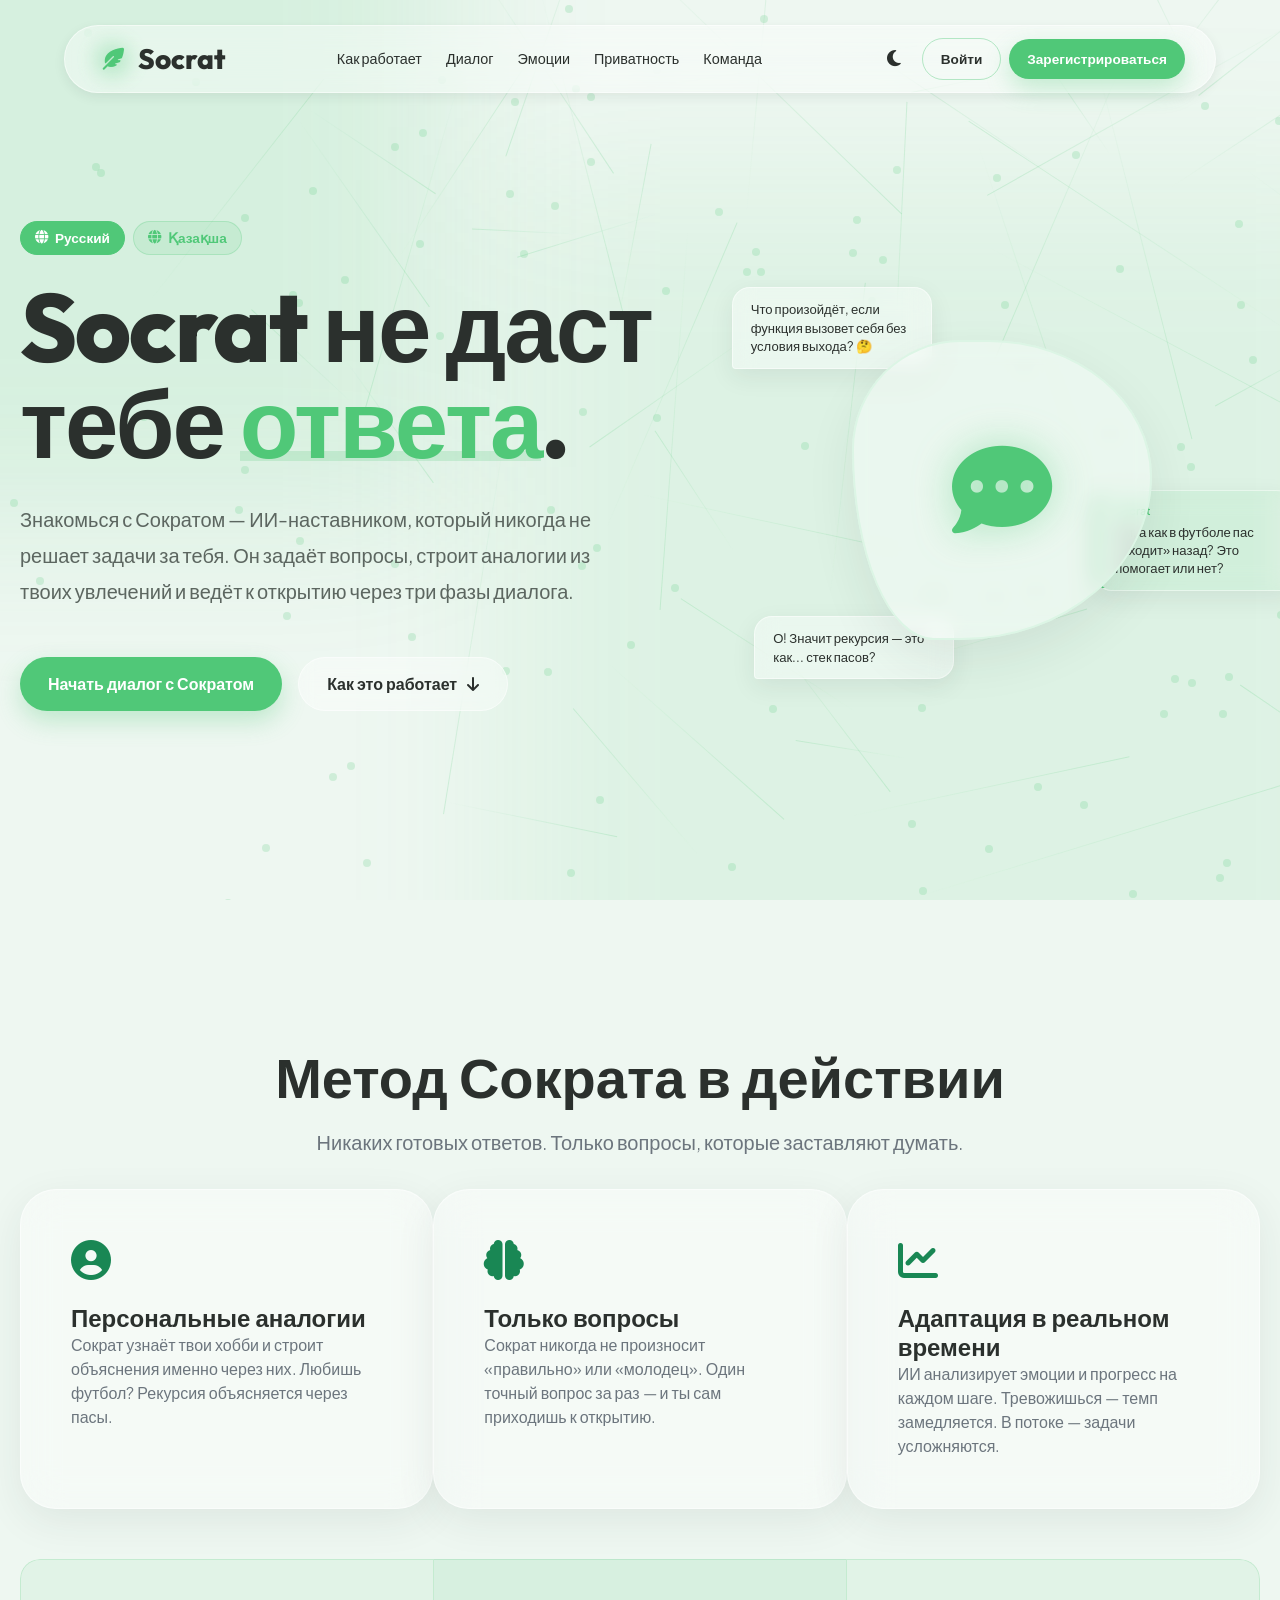
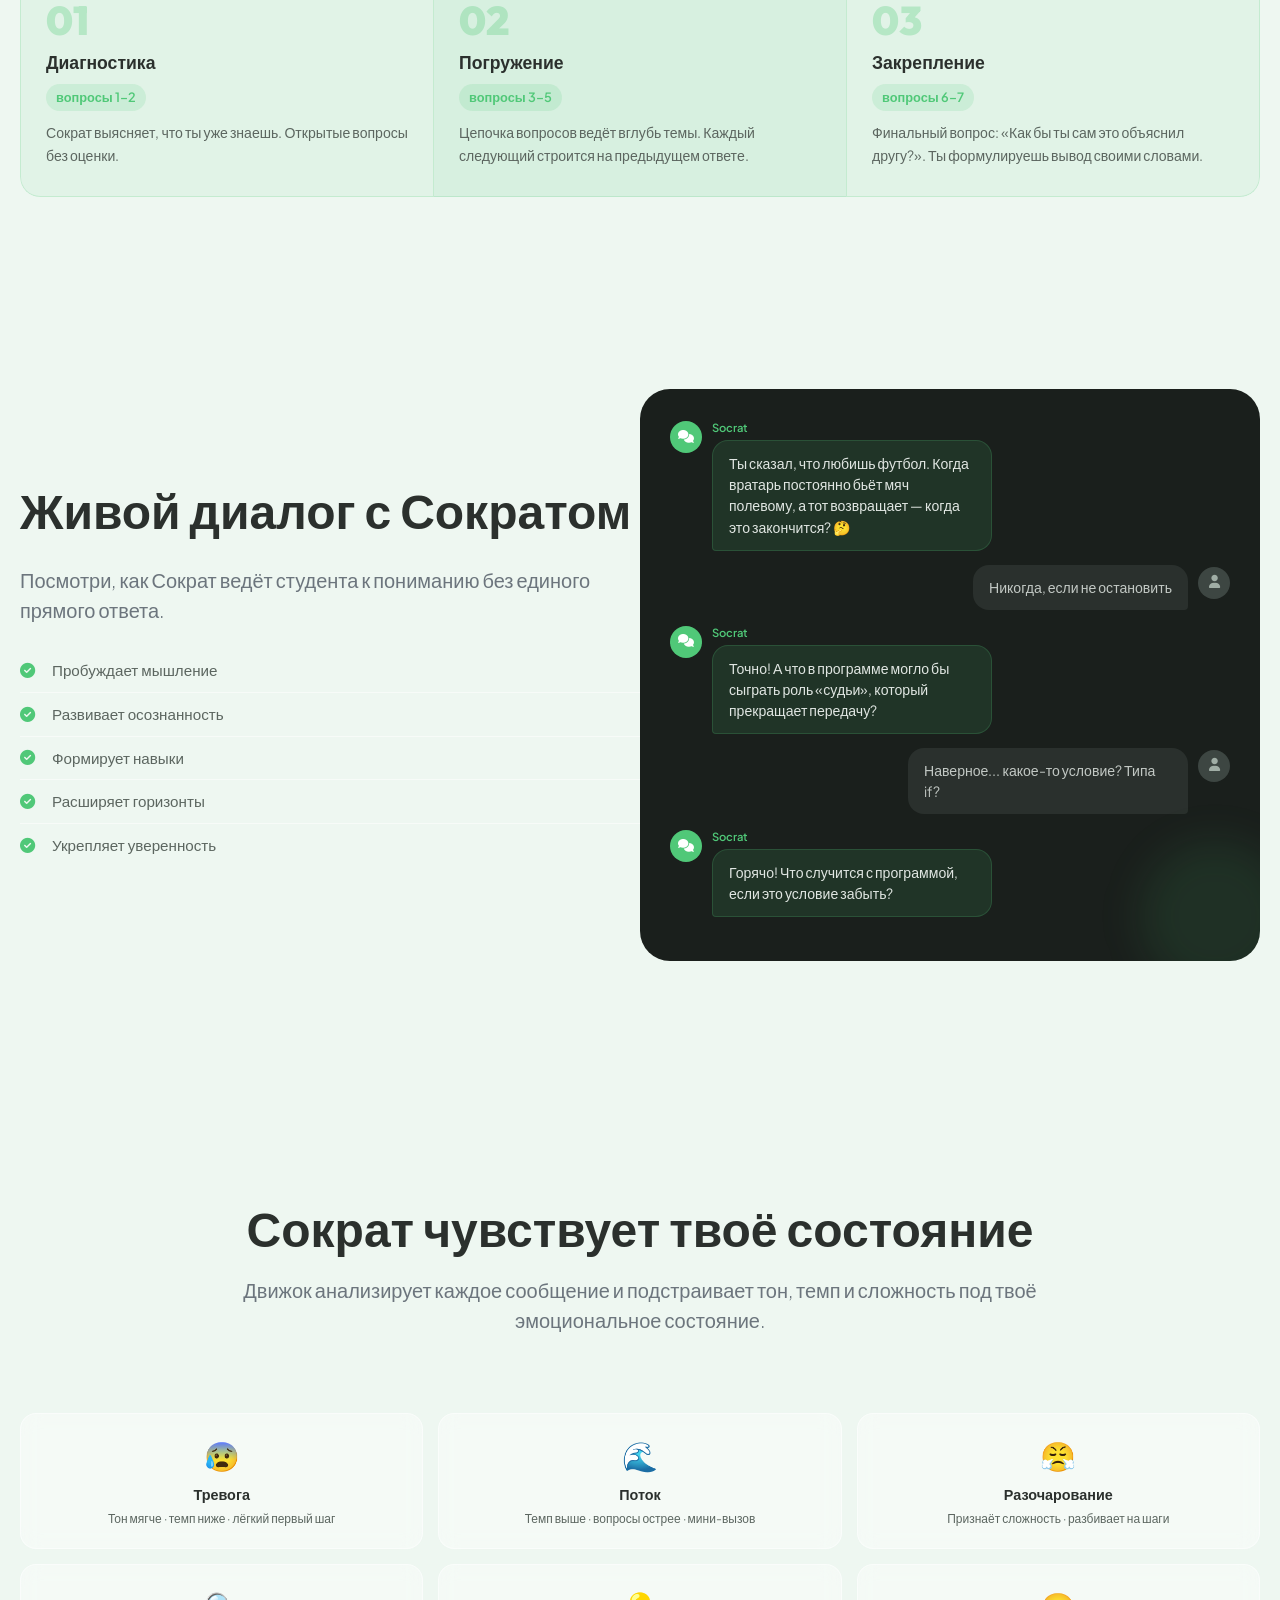
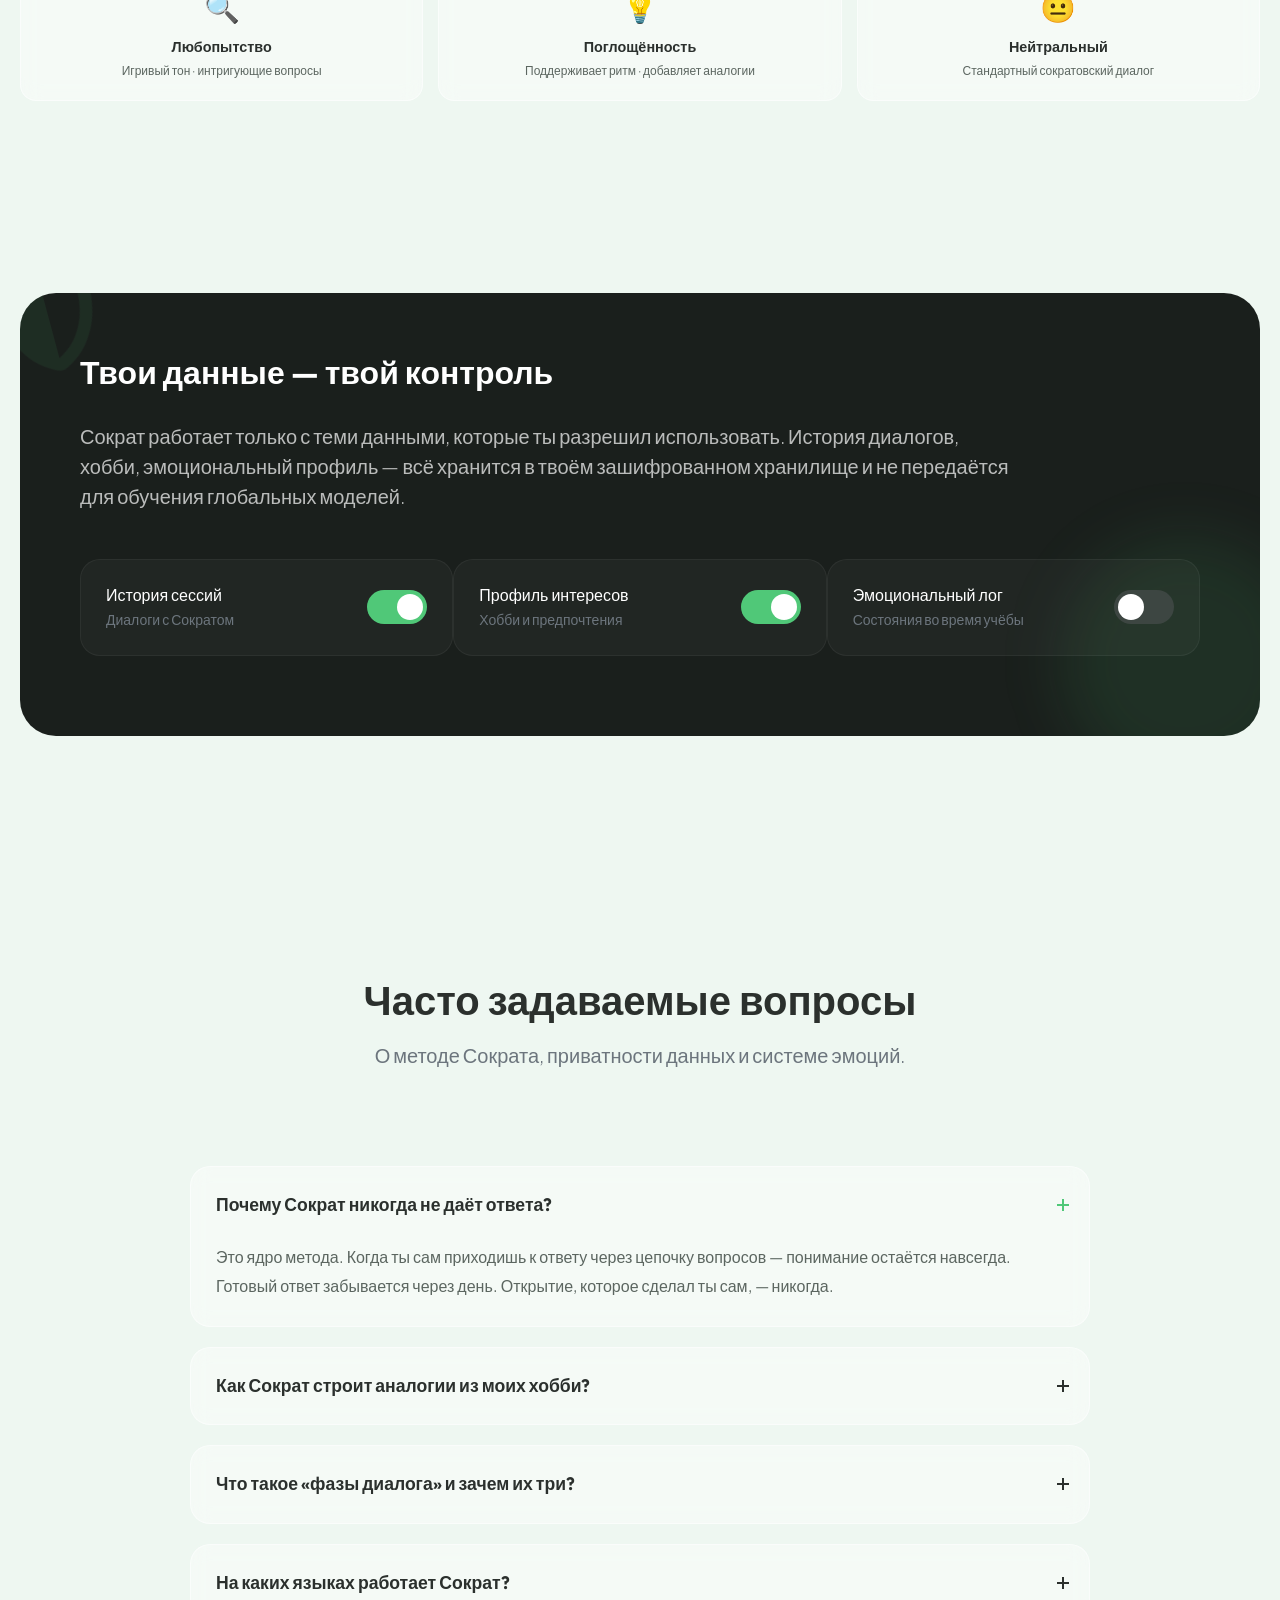
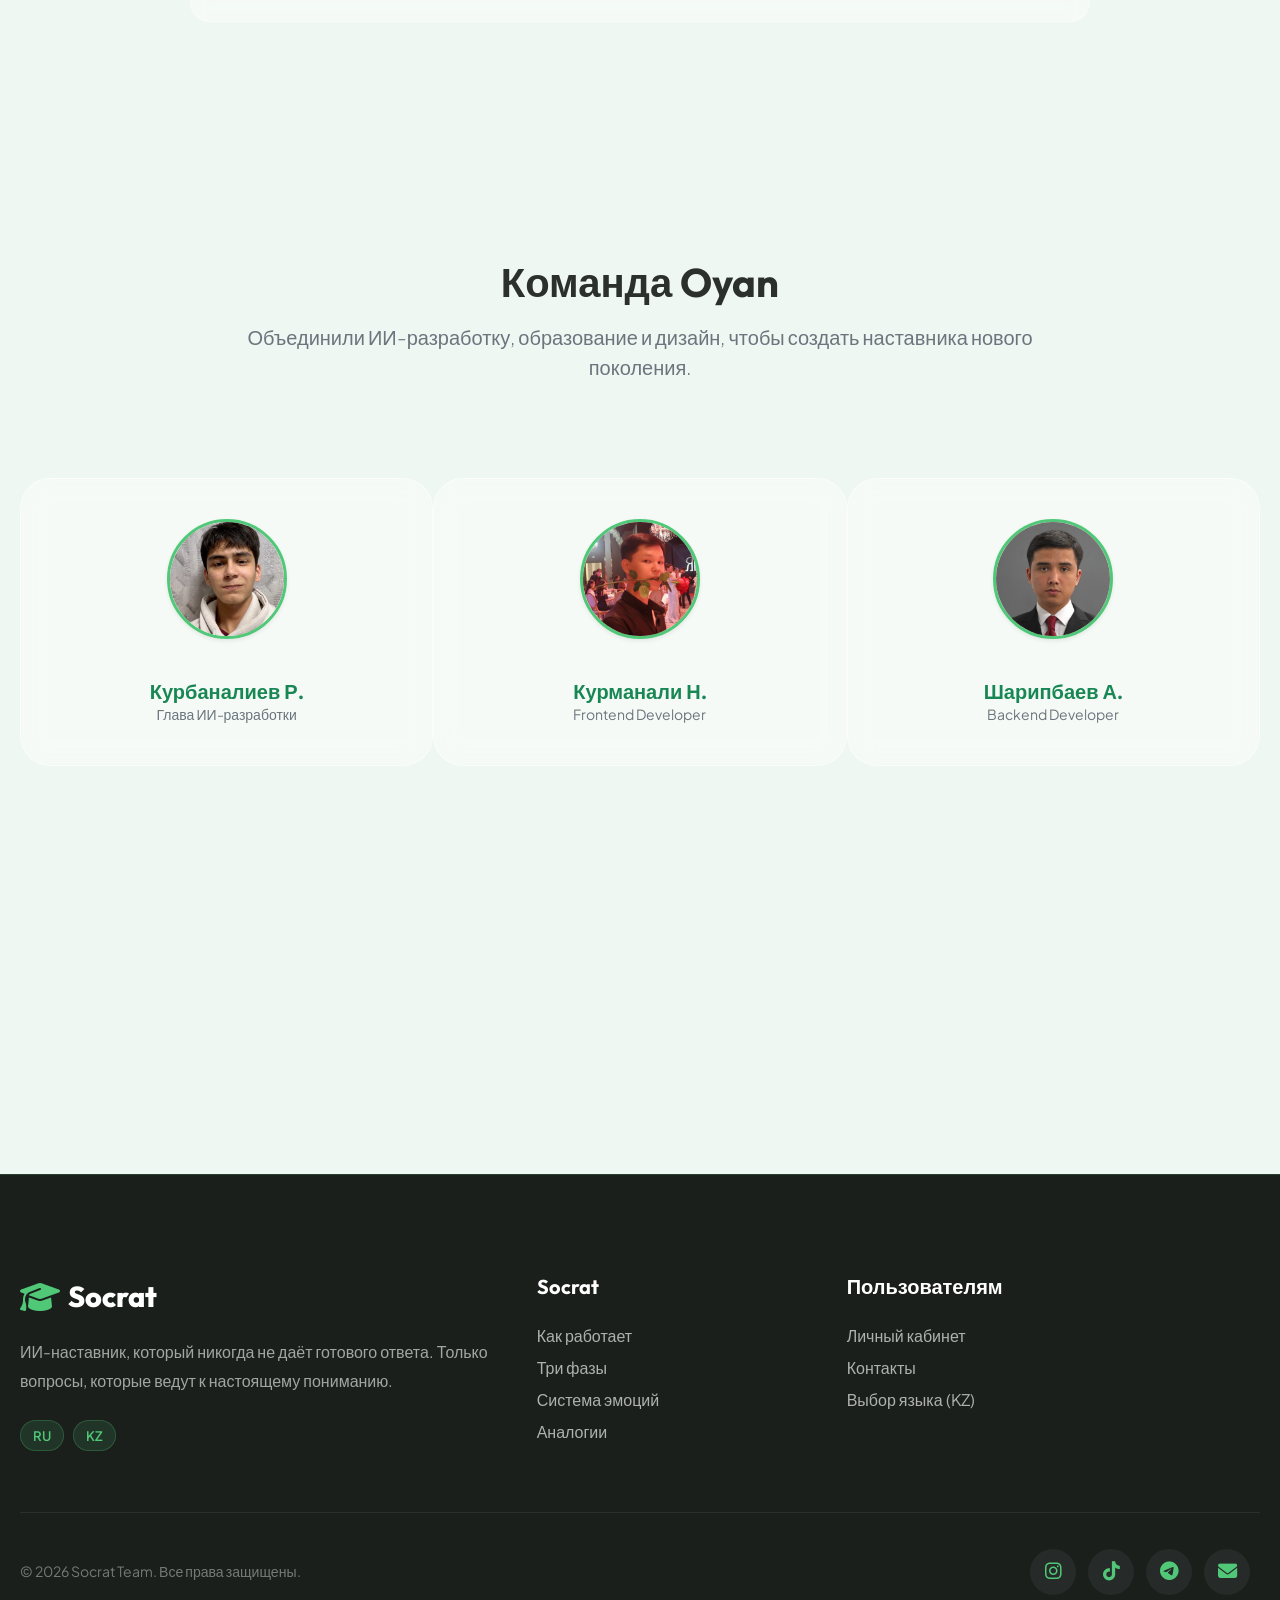
<file: index.html>
<!DOCTYPE html>
<html lang="ru" data-lang="ru" class="page-index">
<head>
    <meta charset="UTF-8">
    <meta name="viewport" content="width=device-width, initial-scale=1.0">
    <title>Socrat — Наставник, который никогда не даст готового ответа</title>
    <script>(function(){const t=localStorage.getItem('socrat-theme')||'light';document.documentElement.setAttribute('data-theme',t);})()</script>

    <link rel="preconnect" href="https://fonts.googleapis.com">
    <link rel="preconnect" href="https://fonts.gstatic.com" crossorigin>
    <link href="https://fonts.googleapis.com/css2?family=Outfit:wght@300;400;500;600;700;800;900&family=Plus+Jakarta+Sans:wght@300;400;500;600;700&display=swap" rel="stylesheet">

    <link href="https://cdn.jsdelivr.net/npm/bootstrap@5.3.0/dist/css/bootstrap.min.css" rel="stylesheet">
    <link rel="stylesheet" href="https://cdnjs.cloudflare.com/ajax/libs/font-awesome/6.4.0/css/all.min.css">
    <link href="https://unpkg.com/aos@2.3.1/dist/aos.css" rel="stylesheet">

    <link rel="stylesheet" href="./style.css">
</head>
<body class="page-index">

<div id="bg-neural-canvas">
    <div class="blob blob-1"></div>
    <div class="blob blob-2"></div>
</div>

<div class="modal-overlay" id="auth-modal">
    <div class="modal-box">
        <button class="modal-close" onclick="closeModal()"><i class="fa-solid fa-xmark"></i></button>

        <div class="modal-tabs">
            <button class="modal-tab active" onclick="switchTab('login')">
                <span data-lang-ru>Войти</span><span data-lang-kz>Кіру</span>
            </button>
            <button class="modal-tab" onclick="switchTab('register')">
                <span data-lang-ru>Зарегистрироваться</span><span data-lang-kz>Тіркелу</span>
            </button>
        </div>

        <div class="modal-form-section active" id="tab-login">
            <div class="modal-title"><span data-lang-ru>Добро пожаловать</span><span data-lang-kz>Қош келдіңіз</span> 👋</div>
            <div class="modal-sub"><span data-lang-ru>Войдите, чтобы продолжить диалог с Сократом</span><span data-lang-kz>Сократпен диалогты жалғастыру үшін кіріңіз</span></div>
            <div class="form-group">
                <label><span data-lang-ru>Email</span><span data-lang-kz>Email</span></label>
                <input type="email" class="form-input" placeholder="you@example.com">
            </div>
            <div class="form-group">
                <label><span data-lang-ru>Пароль</span><span data-lang-kz>Құпиясөз</span></label>
                <input type="password" class="form-input" placeholder="••••••••">
            </div>
            <button class="btn-elite-base btn-primary-elite w-100 justify-content-center mt-2">
                <span data-lang-ru>Войти</span><span data-lang-kz>Кіру</span>
            </button>
            <div class="divider-or"><span data-lang-ru>или</span><span data-lang-kz>немесе</span></div>
            <button class="btn-google">
                <i class="fa-brands fa-google" style="color:#DB4437;font-size:1.1rem;"></i>
                <span data-lang-ru>Войти через Google</span><span data-lang-kz>Google арқылы кіру</span>
            </button>
        </div>

        <div class="modal-form-section" id="tab-register">
            <div class="modal-title"><span data-lang-ru>Создать аккаунт</span><span data-lang-kz>Аккаунт жасау</span> 🚀</div>
            <div class="modal-sub"><span data-lang-ru>Зарегистрируйтесь, чтобы начать учиться с Сократом</span><span data-lang-kz>Сократпен оқуды бастау үшін тіркеліңіз</span></div>
            <div class="form-group">
                <label><span data-lang-ru>Имя</span><span data-lang-kz>Аты</span></label>
                <input type="text" class="form-input" placeholder="Алия">
            </div>
            <div class="form-group">
                <label><span data-lang-ru>Email</span><span data-lang-kz>Email</span></label>
                <input type="email" class="form-input" placeholder="you@example.com">
            </div>
            <div class="form-group">
                <label><span data-lang-ru>Пароль</span><span data-lang-kz>Құпиясөз</span></label>
                <input type="password" class="form-input" placeholder="••••••••">
            </div>
            <button class="btn-elite-base btn-primary-elite w-100 justify-content-center mt-2">
                <span data-lang-ru>Зарегистрироваться</span><span data-lang-kz>Тіркелу</span>
            </button>
            <div class="divider-or"><span data-lang-ru>или</span><span data-lang-kz>немесе</span></div>
            <button class="btn-google">
                <i class="fa-brands fa-google" style="color:#DB4437;font-size:1.1rem;"></i>
                <span data-lang-ru>Зарегистрироваться через Google</span><span data-lang-kz>Google арқылы тіркелу</span>
            </button>
        </div>
    </div>
</div>

<nav class="navbar-floating" id="floating-navbar">
    <div class="container-fluid d-flex align-items-center justify-content-between gap-2">
        <a href="#" class="navbar-brand">
            <div class="logo-icon-wrapper me-2" style="position: relative; display: inline-flex; align-items: center; justify-content: center; width: 35px; height: 35px;">
                <div class="logo-icon-bg" style="position: absolute; width: 100%; height: 100%; background: var(--emerald); filter: blur(10px); opacity: 0.3; border-radius: 50%; animation: pulse 2s infinite;"></div>
                <i class="fas fa-feather-pointed" style="font-size: 22px; color: var(--emerald); position: relative; z-index: 2;"></i>
            </div>
            <span class="brand-text gradient-text fw-500 fs-3">Socrat</span>
        </a>

        <div class="d-none d-lg-flex nav-links">
            <a href="#how" class="nav-link-elite">
                <span data-lang-ru>Как работает</span><span data-lang-kz>Қалай жұмыс істейді</span>
            </a>
            <a href="#socrat" class="nav-link-elite">
                <span data-lang-ru>Диалог</span><span data-lang-kz>Диалог</span>
            </a>
            <a href="#emotions" class="nav-link-elite">
                <span data-lang-ru>Эмоции</span><span data-lang-kz>Эмоциялар</span>
            </a>
            <a href="#privacy" class="nav-link-elite">
                <span data-lang-ru>Приватность</span><span data-lang-kz>Құпиялылық</span>
            </a>
            <a href="#team" class="nav-link-elite">
                <span data-lang-ru>Команда</span><span data-lang-kz>Команда</span>
            </a>
        </div>

        <div class="d-flex align-items-center gap-2">
            <button class="icon-btn" id="theme-toggle"><i class="fa-solid fa-moon"></i></button>

            <button class="btn-elite-base btn-outline-elite d-none d-sm-flex" style="padding:10px 18px;font-size:0.85rem;" onclick="openModal('login')">
                <span data-lang-ru>Войти</span><span data-lang-kz>Кіру</span>
            </button>
            <button class="btn-elite-base btn-primary-elite" style="padding:10px 18px;font-size:0.85rem;" onclick="openModal('register')">
                <span data-lang-ru>Зарегистрироваться</span><span data-lang-kz>Тіркелу</span>
            </button>
        </div>
    </div>
</nav>

<section class="hero-viewport-elite">
    <div class="container">
        <div class="row align-items-center">
            <div class="col-lg-7" data-aos="fade-right">

                <div class="d-flex gap-2 mb-4 flex-wrap">
                    <button class="lang-badge lang-badge-btn" id="btn-ru" onclick="setLang('ru')">
                        <i class="fa-solid fa-globe"></i> Русский
                    </button>
                    <button class="lang-badge lang-badge-btn" id="btn-kz" onclick="setLang('kz')">
                        <i class="fa-solid fa-globe"></i> Қазақша
                    </button>
                </div>

                <h1 class="hero-headline-elite">
                    <span data-lang-ru class="lang-block">Socrat не даст<br>тебе <span class="hero-accent">ответа</span>.</span>
                    <span data-lang-kz class="lang-block">Socrat саған<br><span class="hero-accent">жауап</span> бермейді.</span>
                </h1>
                <p class="fs-5 mb-5 hero-content-desc" style="color:var(--text-secondary);max-width:620px;line-height:1.8;">
                    <span data-lang-ru>Знакомься с Сократом — ИИ-наставником, который никогда не решает задачи за тебя. Он задаёт вопросы, строит аналогии из твоих увлечений и ведёт к открытию через три фазы диалога.</span>
                    <span data-lang-kz>Сократпен танысыңыз — сіздің орныңызға ешқашан есептерді шешпейтін ЖИ-тәлімгер. Ол сұрақтар қояды, хоббиіңізден ұқсастықтар жасайды және үш фаза арқылы жаңалыққа жетелейді.</span>
                </p>

                <div class="d-flex flex-wrap gap-3 mb-5">
                    <button class="btn-elite-base btn-primary-elite" onclick="openModal('register')" style="font-size:1rem;">
                        <span data-lang-ru>Начать диалог с Сократом</span><span data-lang-kz>Сократпен диалог бастау</span>
                    </button>
                    <a href="#how" class="btn-elite-base btn-secondary-elite" style="font-size:1rem;">
                        <span data-lang-ru>Как это работает</span><span data-lang-kz>Қалай жұмыс істейді</span>
                        <i class="fa-solid fa-arrow-down"></i>
                    </a>
                </div>

            </div>

            <div class="col-lg-5" data-aos="zoom-in">
                <div class="visual-container-ai-visual mx-auto" style="position:relative;">
                    <div class="chat-bubble-float bubble-1">
                        <span data-lang-ru>Что произойдёт, если функция вызовет себя без условия выхода? 🤔</span>
                        <span data-lang-kz>Шығу шарты жоқ функция өзін шақырса не болады? 🤔</span>
                    </div>
                    <div class="chat-bubble-float socrat bubble-2">
                        <div class="socrat-name">Socrat</div>
                        <span data-lang-ru>Хм, а как в футболе пас «уходит» назад? Это помогает или нет?</span>
                        <span data-lang-kz>Футболда пас «артқа» кетсе не болады? Бұл көмектеседі ме?</span>
                    </div>
                    <div class="chat-bubble-float bubble-3">
                        <span data-lang-ru>О! Значит рекурсия — это как... стек пасов?</span>
                        <span data-lang-kz>О! Демек рекурсия — бұл... пастар стегі?</span>
                    </div>
                    <div class="visual-core-visual-core" id="ai-visual-core">
                        <div class="neural-grid-visual-grid">
                            <i class="fa-solid fa-comment-dots"></i>
                        </div>
                    </div>
                </div>
            </div>
        </div>
    </div>
</section>

<section id="how" class="py-5 mt-5">
    <div class="container py-5">
        <div class="row text-center justify-content-center" data-aos="fade-up">
            <div class="col-lg-8 mb-4">
                <h2 class="display-4 fw-800">
                    <span data-lang-ru>Метод Сократа в действии</span>
                    <span data-lang-kz>Сократ әдісі іс жүзінде</span>
                </h2>
                <p class="text-secondary lead mt-3">
                    <span data-lang-ru>Никаких готовых ответов. Только вопросы, которые заставляют думать.</span>
                    <span data-lang-kz>Ешқандай дайын жауап жоқ. Тек ойландыратын сұрақтар.</span>
                </p>
            </div>
        </div>

        <div class="row g-5 mt-2">
            <div class="col-md-4" data-aos="fade-up" data-aos-delay="100">
                <div class="glass-card-elite h-100">
                    <i class="fa-solid fa-user-circle fs-1 text-success mb-4"></i>
                    <h4><span data-lang-ru>Персональные аналогии</span><span data-lang-kz>Жеке ұқсастықтар</span></h4>
                    <p class="text-secondary mb-0">
                        <span data-lang-ru>Сократ узнаёт твои хобби и строит объяснения именно через них. Любишь футбол? Рекурсия объясняется через пасы.</span>
                        <span data-lang-kz>Сократ хоббиіңізді біліп, түсіндірмелерді сол арқылы жасайды. Футболды жақсы көресіз бе? Рекурсия пас арқылы түсіндіріледі.</span>
                    </p>
                </div>
            </div>
            <div class="col-md-4" data-aos="fade-up" data-aos-delay="200">
                <div class="glass-card-elite h-100">
                    <i class="fa-solid fa-brain fs-1 text-success mb-4"></i>
                    <h4><span data-lang-ru>Только вопросы</span><span data-lang-kz>Тек сұрақтар</span></h4>
                    <p class="text-secondary mb-0">
                        <span data-lang-ru>Сократ никогда не произносит «правильно» или «молодец». Один точный вопрос за раз — и ты сам приходишь к открытию.</span>
                        <span data-lang-kz>Сократ ешқашан «дұрыс» немесе «жарайсың» демейді. Бір нақты сұрақ — және сіз өзіңіз жаңалыққа жетесіз.</span>
                    </p>
                </div>
            </div>
            <div class="col-md-4" data-aos="fade-up" data-aos-delay="300">
                <div class="glass-card-elite h-100">
                    <i class="fa-solid fa-chart-line fs-1 text-success mb-4"></i>
                    <h4><span data-lang-ru>Адаптация в реальном времени</span><span data-lang-kz>Нақты уақытта бейімделу</span></h4>
                    <p class="text-secondary mb-0">
                        <span data-lang-ru>ИИ анализирует эмоции и прогресс на каждом шаге. Тревожишься — темп замедляется. В потоке — задачи усложняются.</span>
                        <span data-lang-kz>ЖИ әр қадамда эмоция мен прогрессті талдайды. Алаңдасаңыз — қарқын баяулайды. Ағында болсаңыз — тапсырмалар күрделенеді.</span>
                    </p>
                </div>
            </div>
        </div>

        <div data-aos="fade-up" data-aos-delay="100">
            <div class="phase-strip">
                <div class="phase-block">
                    <div class="phase-num">01</div>
                    <div class="phase-label"><span data-lang-ru>Диагностика</span><span data-lang-kz>Диагностика</span></div>
                    <div class="phase-questions"><span data-lang-ru>вопросы 1–2</span><span data-lang-kz>сұрақтар 1–2</span></div>
                    <div class="phase-desc"><span data-lang-ru>Сократ выясняет, что ты уже знаешь. Открытые вопросы без оценки.</span><span data-lang-kz>Сократ сіздің не білетіңізді анықтайды. Бағасыз ашық сұрақтар.</span></div>
                </div>
                <div class="phase-block">
                    <div class="phase-num">02</div>
                    <div class="phase-label"><span data-lang-ru>Погружение</span><span data-lang-kz>Тереңдеу</span></div>
                    <div class="phase-questions"><span data-lang-ru>вопросы 3–5</span><span data-lang-kz>сұрақтар 3–5</span></div>
                    <div class="phase-desc"><span data-lang-ru>Цепочка вопросов ведёт вглубь темы. Каждый следующий строится на предыдущем ответе.</span><span data-lang-kz>Сұрақтар тізбегі тақырыпқа тереңдетеді. Әр келесісі алдыңғы жауапқа негізделеді.</span></div>
                </div>
                <div class="phase-block">
                    <div class="phase-num">03</div>
                    <div class="phase-label"><span data-lang-ru>Закрепление</span><span data-lang-kz>Бекіту</span></div>
                    <div class="phase-questions"><span data-lang-ru>вопросы 6–7</span><span data-lang-kz>сұрақтар 6–7</span></div>
                    <div class="phase-desc"><span data-lang-ru>Финальный вопрос: «Как бы ты сам это объяснил другу?». Ты формулируешь вывод своими словами.</span><span data-lang-kz>Соңғы сұрақ: «Сіз мұны досыңызға қалай түсіндірер едіңіз?». Қорытындыны өз сөзіңізбен жасайсыз.</span></div>
                </div>
            </div>
        </div>
    </div>
</section>

<section id="socrat" class="py-5">
    <div class="container py-5">
        <div class="row g-5 align-items-center">
            <div class="col-lg-6" data-aos="fade-right">
                <h2 class="display-5 fw-800">
                    <span data-lang-ru>Живой диалог с Сократом</span>
                    <span data-lang-kz>Сократпен тірі диалог</span>
                </h2>
                <p class="fs-5 text-secondary lead mt-4 mb-4">
                    <span data-lang-ru>Посмотри, как Сократ ведёт студента к пониманию без единого прямого ответа.</span>
                    <span data-lang-kz>Сократтың түсінуге қалай жетелейтінін қараңыз — бірде-бір тура жауапсыз.</span>
                </p>
                <ul class="prohibition-list">
                    <li><i class="fa-solid fa-circle-check" style="color: var(--emerald);"></i><span data-lang-ru>Пробуждает мышление</span><span data-lang-kz>Ой-өрісті оятады</span></li>
                    <li><i class="fa-solid fa-circle-check" style="color: var(--emerald);"></i><span data-lang-ru>Развивает осознанность</span><span data-lang-kz>Саналылықты дамытады</span></li>
                    <li><i class="fa-solid fa-circle-check" style="color: var(--emerald);"></i><span data-lang-ru>Формирует навыки</span><span data-lang-kz>Дағдыларды қалыптастырады</span></li>
                    <li><i class="fa-solid fa-circle-check" style="color: var(--emerald);"></i><span data-lang-ru>Расширяет горизонты</span><span data-lang-kz>Көзқарасты кеңейтеді</span></li>
                    <li><i class="fa-solid fa-circle-check" style="color: var(--emerald);"></i><span data-lang-ru>Укрепляет уверенность</span><span data-lang-kz>Өзіне деген сенімділікті арттырады</span></li>
                </ul>
            </div>
            <div class="col-lg-6" data-aos="fade-left">
                <div class="chat-demo-wrap">
                    <div class="chat-msg">
                        <div class="chat-avatar socrat-av"><i class="fa-solid fa-comments"></i></div>
                        <div>
                            <div class="socrat-name">Socrat</div>
                            <div class="chat-bubble socrat-bubble">
                                <span data-lang-ru>Ты сказал, что любишь футбол. Когда вратарь постоянно бьёт мяч полевому, а тот возвращает — когда это закончится? 🤔</span>
                                <span data-lang-kz>Сіз футболды жақсы көресіз дедіңіз. Қақпашы доп ұрып, далалық ойыншы қайтарса — бұл қашан аяқталады? 🤔</span>
                            </div>
                        </div>
                    </div>
                    <div class="chat-msg user">
                        <div class="chat-avatar user-av"><i class="fa-solid fa-user"></i></div>
                        <div><div class="chat-bubble user-bubble">
                            <span data-lang-ru>Никогда, если не остановить</span>
                            <span data-lang-kz>Ешқашан, тоқтатпаса</span>
                        </div></div>
                    </div>
                    <div class="chat-msg">
                        <div class="chat-avatar socrat-av"><i class="fa-solid fa-comments"></i></div>
                        <div>
                            <div class="socrat-name">Socrat</div>
                            <div class="chat-bubble socrat-bubble">
                                <span data-lang-ru>Точно! А что в программе могло бы сыграть роль «судьи», который прекращает передачу?</span>
                                <span data-lang-kz>Дәл солай! Бағдарламада берудіні тоқтататын «төреші» рөлін не атқара алады?</span>
                            </div>
                        </div>
                    </div>
                    <div class="chat-msg user">
                        <div class="chat-avatar user-av"><i class="fa-solid fa-user"></i></div>
                        <div><div class="chat-bubble user-bubble">
                            <span data-lang-ru>Наверное... какое-то условие? Типа if?</span>
                            <span data-lang-kz>Мүмкін... қандай да бір шарт? Мысалы if?</span>
                        </div></div>
                    </div>
                    <div class="chat-msg">
                        <div class="chat-avatar socrat-av"><i class="fa-solid fa-comments"></i></div>
                        <div>
                            <div class="socrat-name">Socrat</div>
                            <div class="chat-bubble socrat-bubble">
                                <span data-lang-ru>Горячо! Что случится с программой, если это условие забыть?</span>
                                <span data-lang-kz>Жылы! Бұл шарт ұмытылса бағдарламаға не болады?</span>
                            </div>
                        </div>
                    </div>
                </div>
            </div>
        </div>
    </div>
</section>

<section id="emotions" class="py-5 mt-5">
    <div class="container py-5">
        <div class="row text-center justify-content-center" data-aos="fade-up">
            <div class="col-lg-8 mb-5">
                <h2 class="display-5 fw-800">
                    <span data-lang-ru>Сократ чувствует твоё состояние</span>
                    <span data-lang-kz>Сократ сіздің жағдайыңызды сезеді</span>
                </h2>
                <p class="text-secondary lead mt-3">
                    <span data-lang-ru>Движок анализирует каждое сообщение и подстраивает тон, темп и сложность под твоё эмоциональное состояние.</span>
                    <span data-lang-kz>Қозғалтқыш әр хабарламаны талдап, тонды, қарқынды және күрделілікті эмоционалдық жағдайыңызға бейімдейді.</span>
                </p>
            </div>
        </div>
        <div class="emotion-grid" data-aos="fade-up" data-aos-delay="100">
            <div class="emotion-card"><div class="emotion-icon">😰</div><div class="emotion-name"><span data-lang-ru>Тревога</span><span data-lang-kz>Алаңдаушылық</span></div><div class="emotion-tone"><span data-lang-ru>Тон мягче · темп ниже · лёгкий первый шаг</span><span data-lang-kz>Жұмсақ тон · баяу қарқын · жеңіл бірінші қадам</span></div></div>
            <div class="emotion-card"><div class="emotion-icon">🌊</div><div class="emotion-name"><span data-lang-ru>Поток</span><span data-lang-kz>Ағын</span></div><div class="emotion-tone"><span data-lang-ru>Темп выше · вопросы острее · мини-вызов</span><span data-lang-kz>Жоғары қарқын · өткір сұрақтар · мини-сын</span></div></div>
            <div class="emotion-card"><div class="emotion-icon">😤</div><div class="emotion-name"><span data-lang-ru>Разочарование</span><span data-lang-kz>Көңілсіздік</span></div><div class="emotion-tone"><span data-lang-ru>Признаёт сложность · разбивает на шаги</span><span data-lang-kz>Күрделілікті мойындайды · қадамдарға бөледі</span></div></div>
            <div class="emotion-card"><div class="emotion-icon">🔍</div><div class="emotion-name"><span data-lang-ru>Любопытство</span><span data-lang-kz>Қызығушылық</span></div><div class="emotion-tone"><span data-lang-ru>Игривый тон · интригующие вопросы</span><span data-lang-kz>Ойнақы тон · интригалы сұрақтар</span></div></div>
            <div class="emotion-card"><div class="emotion-icon">💡</div><div class="emotion-name"><span data-lang-ru>Поглощённость</span><span data-lang-kz>Беріліс</span></div><div class="emotion-tone"><span data-lang-ru>Поддерживает ритм · добавляет аналогии</span><span data-lang-kz>Ырғақты ұстайды · ұқсастықтар қосады</span></div></div>
            <div class="emotion-card"><div class="emotion-icon">😐</div><div class="emotion-name"><span data-lang-ru>Нейтральный</span><span data-lang-kz>Бейтарап</span></div><div class="emotion-tone"><span data-lang-ru>Стандартный сократовский диалог</span><span data-lang-kz>Стандартты Сократ диалогы</span></div></div>
        </div>
    </div>
</section>

<section id="privacy" class="py-5">
    <div class="container py-5">
        <div class="data-control-panel-control-panel" data-aos="flip-up">
            <i class="fa-solid fa-shield-halved" style="font-size:100px;color:var(--emerald);position:absolute;top:-20px;left:-20px;opacity:0.08;transform:rotate(-15deg);"></i>
            <div class="row align-items-center">
                <div class="col-lg-10">
                    <h2><span data-lang-ru>Твои данные — твой контроль</span><span data-lang-kz>Деректеріңіз — сіздің бақылауыңыз</span></h2>
                    <p class="lead" style="color:rgba(255,255,255,0.7);margin-bottom:0;">
                        <span data-lang-ru>Сократ работает только с теми данными, которые ты разрешил использовать. История диалогов, хобби, эмоциональный профиль — всё хранится в твоём зашифрованном хранилище и не передаётся для обучения глобальных моделей.</span>
                        <span data-lang-kz>Сократ тек сіз рұқсат берген деректермен жұмыс жасайды. Диалог тарихы, хобби, эмоционалдық профиль — бәрі шифрланған қоймада сақталады және жаһандық модельдерді оқыту үшін берілмейді.</span>
                    </p>
                </div>
            </div>
            <div class="row mt-5">
                <div class="col-md-6 col-lg-4">
                    <div class="data-permission-item-permission-item">
                        <div><h6 class="text-white mb-1"><span data-lang-ru>История сессий</span><span data-lang-kz>Сессия тарихы</span></h6><p class="small text-secondary mb-0"><span data-lang-ru>Диалоги с Сократом</span><span data-lang-kz>Сократпен диалогтар</span></p></div>
                        <label class="control-switch"><input type="checkbox" checked><span class="control-slider"></span></label>
                    </div>
                </div>
                <div class="col-md-6 col-lg-4">
                    <div class="data-permission-item-permission-item">
                        <div><h6 class="text-white mb-1"><span data-lang-ru>Профиль интересов</span><span data-lang-kz>Қызығушылықтар профилі</span></h6><p class="small text-secondary mb-0"><span data-lang-ru>Хобби и предпочтения</span><span data-lang-kz>Хобби және қалаулар</span></p></div>
                        <label class="control-switch"><input type="checkbox" checked><span class="control-slider"></span></label>
                    </div>
                </div>
                <div class="col-md-6 col-lg-4">
                    <div class="data-permission-item-permission-item">
                        <div><h6 class="text-white mb-1"><span data-lang-ru>Эмоциональный лог</span><span data-lang-kz>Эмоционалдық лог</span></h6><p class="small text-secondary mb-0"><span data-lang-ru>Состояния во время учёбы</span><span data-lang-kz>Оқу кезіндегі жағдайлар</span></p></div>
                        <label class="control-switch"><input type="checkbox"><span class="control-slider"></span></label>
                    </div>
                </div>
            </div>
        </div>
    </div>
</section>

<section class="py-5 mt-5">
    <div class="container py-5">
        <div class="row mb-5 text-center justify-content-center" data-aos="fade-up">
            <div class="col-lg-8 mb-5">
                <h2 class="display-6 fw-800"><span data-lang-ru>Часто задаваемые вопросы</span><span data-lang-kz>Жиі қойылатын сұрақтар</span></h2>
                <p class="text-secondary lead mt-3"><span data-lang-ru>О методе Сократа, приватности данных и системе эмоций.</span><span data-lang-kz>Сократ әдісі, деректер құпиялылығы және эмоция жүйесі туралы.</span></p>
            </div>
        </div>
        <div class="faq-accordion-custom-faq-accordion mt-4" data-aos="fade-up">
            <div class="faq-item-faq-item faq-item-active-faq-item-active">
                <div class="faq-header-faq-header"><span data-lang-ru>Почему Сократ никогда не даёт ответа?</span><span data-lang-kz>Неліктен Сократ ешқашан жауап бермейді?</span></div>
                <div class="faq-body-faq-body"><span data-lang-ru>Это ядро метода. Когда ты сам приходишь к ответу через цепочку вопросов — понимание остаётся навсегда. Готовый ответ забывается через день. Открытие, которое сделал ты сам, — никогда.</span><span data-lang-kz>Бұл әдістің өзегі. Сұрақтар тізбегі арқылы жауапқа өзіңіз келгенде — түсіну мәңгі қалады. Дайын жауап бір күннен кейін ұмытылады. Өзіңіз жасаған жаңалық — ешқашан.</span></div>
            </div>
            <div class="faq-item-faq-item">
                <div class="faq-header-faq-header"><span data-lang-ru>Как Сократ строит аналогии из моих хобби?</span><span data-lang-kz>Сократ хоббиімнен ұқсастықтарды қалай жасайды?</span></div>
                <div class="faq-body-faq-body"><span data-lang-ru>При регистрации ты указываешь интересы и увлечения. Движок Сократа использует эти данные при формировании каждого вопроса: если ты любишь готовить — алгоритмы объясняются через рецепты, если занимаешься спортом — через тактику.</span><span data-lang-kz>Тіркелу кезінде қызығушылықтарыңызды көрсетесіз. Сократ қозғалтқышы осы деректерді әр сұрақта қолданады: тамақ дайындауды ұнатсаңыз — алгоритмдер рецепт арқылы, спортпен айналыссаңыз — тактика арқылы түсіндіріледі.</span></div>
            </div>
            <div class="faq-item-faq-item">
                <div class="faq-header-faq-header"><span data-lang-ru>Что такое «фазы диалога» и зачем их три?</span><span data-lang-kz>«Диалог фазалары» дегеніміз не және неліктен үшеу?</span></div>
                <div class="faq-body-faq-body"><span data-lang-ru>Три фазы — Диагностика (1–2), Погружение (3–5) и Закрепление (6–7) — воспроизводят естественный цикл обучения. Максимум 7 вопросов на сессию: этого достаточно для глубокого понимания одной концепции.</span><span data-lang-kz>Үш фаза — Диагностика (1–2), Тереңдеу (3–5) және Бекіту (6–7) — оқытудың табиғи циклін қайталайды. Сессияға максимум 7 сұрақ: бір концепцияны терең түсіну үшін бұл жеткілікті.</span></div>
            </div>
            <div class="faq-item-faq-item">
                <div class="faq-header-faq-header"><span data-lang-ru>На каких языках работает Сократ?</span><span data-lang-kz>Сократ қандай тілдерде жұмыс жасайды?</span></div>
                <div class="faq-body-faq-body"><span data-lang-ru>Сократ полностью поддерживает русский и казахский языки. Выбери язык в профиле, и все вопросы, аналогии и реакции будут на нём.</span><span data-lang-kz>Сократ орыс және қазақ тілдерін толық қолдайды. Профильде тілді таңдаңыз, барлық сұрақтар, ұқсастықтар және реакциялар сол тілде болады.</span></div>
            </div>
        </div>
    </div>
</section>

<section id="team" class="premium-team-elite-team-elite">
    <div class="container">
        <div class="row mb-5 text-center justify-content-center" data-aos="fade-up">
            <div class="col-lg-8 mb-5">
                <h2 class="display-6 fw-800"><span data-lang-ru>Команда Oyan</span><span data-lang-kz>Oyan командасы</span></h2>
                <p class="text-secondary lead mt-3"><span data-lang-ru>Объединили ИИ-разработку, образование и дизайн, чтобы создать наставника нового поколения.</span><span data-lang-kz>Жаңа буын тәлімгерін жасау үшін ЖИ-дамытуды, білімді және дизайнды біріктірдік.</span></p>
            </div>
        </div>
        <div class="row g-4 mt-4 justify-content-center">
            <div class="col-md-4" data-aos="fade-up" data-aos-delay="100">
                <div class="premium-team-item-team-item h-100 text-center">
                    <div class="avatar-wrapper mb-3">
                        <img src="./images/rauf.jpeg" alt="Курбаналиев Р." class="rounded-circle shadow-sm" style="width: 120px; height: 120px; object-fit: cover; border: 3px solid var(--emerald);">
                    </div>
                    <h5 class="fw-bold text-success">Курбаналиев Р.</h5>
                    <p class="small text-secondary mb-0">
                        <span data-lang-ru>Глава ИИ-разработки</span>
                        <span data-lang-kz>ЖИ-дамытудың жетекшісі</span>
                    </p>
                </div>
            </div>

            <div class="col-md-4" data-aos="fade-up" data-aos-delay="200">
                <div class="premium-team-item-team-item h-100 text-center">
                    <div class="avatar-wrapper mb-3">
                        <img src="./images/nurda.jpeg" alt="Курманали Н." class="rounded-circle shadow-sm" style="width: 120px; height: 120px; object-fit: cover; border: 3px solid var(--emerald);">
                    </div>
                    <h5 class="fw-bold text-success">Курманали Н.</h5>
                    <p class="small text-secondary mb-0">Frontend Developer</p>
                </div>
            </div>

            <div class="col-md-4" data-aos="fade-up" data-aos-delay="300">
                <div class="premium-team-item-team-item h-100 text-center">
                    <div class="avatar-wrapper mb-3">
                        <img src="./images/abu.jpeg" alt="Шарипбаев А." class="rounded-circle shadow-sm" style="width: 120px; height: 120px; object-fit: cover; border: 3px solid var(--emerald);">
                    </div>
                    <h5 class="fw-bold text-success">Шарипбаев А.</h5>
                    <p class="small text-secondary mb-0">Backend Developer</p>
                </div>
            </div>

            <div class="col-md-4" data-aos="fade-up" data-aos-delay="400">
                <div class="premium-team-item-team-item h-100 text-center">
                    <div class="avatar-wrapper mb-3">
                        <img src="./images/ziko.jpeg" alt="Дауылқожа З." class="rounded-circle shadow-sm" style="width: 120px; height: 120px; object-fit: cover; border: 3px solid var(--emerald);">
                    </div>
                    <h5 class="fw-bold text-success">Дауылқожа З.</h5>
                    <p class="small text-secondary mb-0">Project Manager</p>
                </div>
            </div>

            <div class="col-md-4" data-aos="fade-up" data-aos-delay="500">
                <div class="premium-team-item-team-item h-100 text-center">
                    <div class="avatar-wrapper mb-3">
                        <img src="./images/me.jpeg" alt="Халмуратова Н." class="rounded-circle shadow-sm" style="width: 120px; height: 120px; object-fit: cover; border: 3px solid var(--emerald);">
                    </div>
                    <h5 class="fw-bold text-success">Халмуратова Н.</h5>
                    <p class="small text-secondary mb-0">UX-Designer</p>
                </div>
            </div>
        </div>
    </div>
</section>

<footer>
    <div class="container">
        <div class="row g-5">
            <div class="col-lg-5">
                <div class="footer-logo">
                    <i class="fa-solid fa-graduation-cap me-2"></i>Socrat
                </div>
                <p class="footer-desc pe-4" style="line-height:1.8;">
                    <span data-lang-ru>ИИ-наставник, который никогда не даёт готового ответа. Только вопросы, которые ведут к настоящему пониманию.</span>
                    <span data-lang-kz>Ешқашан дайын жауап бермейтін ЖИ-тәлімгер. Тек нақты түсінікке жетелейтін сұрақтар.</span>
                </p>
                <div class="mt-4">
                    <span class="footer-lang-badge">RU</span>
                    <span class="footer-lang-badge">KZ</span>
                </div>
            </div>

            <div class="col-6 col-lg-3">
                <h5>Socrat</h5>
                <ul class="list-unstyled mt-3">
                    <li class="mb-2"><a href="#how"><span data-lang-ru>Как работает</span><span data-lang-kz>Қалай жұмыс істейді</span></a></li>
                    <li class="mb-2"><a href="#how"><span data-lang-ru>Три фазы</span><span data-lang-kz>Үш фаза</span></a></li>
                    <li class="mb-2"><a href="#emotions"><span data-lang-ru>Система эмоций</span><span data-lang-kz>Эмоция жүйесі</span></a></li>
                    <li class="mb-2"><a href="#socrat"><span data-lang-ru>Аналогии</span><span data-lang-kz>Ұқсастықтар</span></a></li>
                </ul>
            </div>

            <div class="col-6 col-lg-4">
                <h5><span data-lang-ru>Пользователям</span><span data-lang-kz>Пайдаланушыларға</span></h5>
                <ul class="list-unstyled mt-3">
                    <li class="mb-2"><a href="#" onclick="openModal('login');return false;"><span data-lang-ru>Личный кабинет</span><span data-lang-kz>Жеке кабинет</span></a></li>
                    <li class="mb-2"><a href="#" onclick="openModal('register');return false;"><span data-lang-ru>Контакты</span><span data-lang-kz>Байланыс</span></a></li>
                    <li class="mb-2"><a href="#" onclick="setLang(document.documentElement.getAttribute('data-lang')==='ru'?'kz':'ru');return false;"><span data-lang-ru>Выбор языка (KZ)</span><span data-lang-kz>Тіл таңдау (RU)</span></a></li>
                </ul>
            </div>
        </div>

        <div class="footer-copyright row align-items-center">
            <div class="col-lg-6 text-lg-start mb-3 mb-lg-0">© 2026 Socrat Team. <span data-lang-ru>Все права защищены.</span><span data-lang-kz>Барлық құқықтар қорғалған.</span></div>
            <div class="col-lg-6 text-lg-end">
                <a href="https://instagram.com" target="_blank" class="social-circle"><i class="fa-brands fa-instagram"></i></a>
                <a href="https://tiktok.com" target="_blank" class="social-circle"><i class="fa-brands fa-tiktok"></i></a>
                <a href="https://t.me" target="_blank" class="social-circle"><i class="fa-brands fa-telegram"></i></a>
                <a href="mailto:hello@socrat.ai" class="social-circle"><i class="fa-solid fa-envelope"></i></a>
            </div>
        </div>
    </div>
</footer>

<script src="https://cdn.jsdelivr.net/npm/bootstrap@5.3.0/dist/js/bootstrap.bundle.min.js"></script>
<script src="https://unpkg.com/aos@2.3.1/dist/aos.js"></script>
<script src="./script.js"></script>
</body>
</html>
</file>
<file: style.css>
html.page-index {

    --emerald: #50C878;
    --emerald-dark: #3da35d;
    --emerald-light: #dcf5e5;
    --bg-mint: #EEF7F1;
    --text-main: #2B302D;
    --text-secondary: #5c6660;
    --glass-white: rgba(255,255,255,0.4);
    --glass-border: rgba(255,255,255,0.5);
    --card-shadow: rgba(43,48,45,0.08);
    --transition-smooth: all 0.5s cubic-bezier(0.16,1,0.3,1);
    --transition-bounce: all 0.6s cubic-bezier(0.68,-0.6,0.32,1.6);
    --neural-node-size: 8px;
    --visual-brain-morph-ease: cubic-bezier(0.42,0,0.58,1);
}

html.page-index[data-theme="dark"] {

    --bg-mint: #111512;
    --text-main: #E0E6E2;
    --text-secondary: #A0ADA5;
    --glass-white: rgba(20,25,22,0.6);
    --glass-border: rgba(255,255,255,0.05);
    --card-shadow: rgba(0,0,0,0.3);
    --emerald-light: rgba(80,200,120,0.1);
}


html.page-index * {
 margin:0; padding:0; box-sizing:border-box; cursor:default; }


html.page-index body {
 background-color:var(--bg-mint); color:var(--text-main); font-family:"Plus Jakarta Sans",sans-serif; overflow-x:hidden; min-height:100vh; transition:background-color 0.5s ease,color 0.5s ease; }

html.page-index h1, html.page-index h2, html.page-index h3, html.page-index h4, html.page-index h5 {
 font-family:"Outfit",sans-serif; font-weight:700; }


html.page-index ::-webkit-scrollbar {
 width:10px; }

html.page-index ::-webkit-scrollbar-track {
 background:var(--bg-mint); }

html.page-index ::-webkit-scrollbar-thumb {
 background:var(--emerald); border-radius:20px; border:3px solid var(--bg-mint); }


html.page-index #bg-neural-canvas {
 position:fixed; top:0; left:0; width:100%; height:100%; z-index:-3; overflow:hidden; }

html.page-index .neural-node {
 position:absolute; width:var(--neural-node-size); height:var(--neural-node-size); background:rgba(80,200,120,0.2); border-radius:50%; pointer-events:none; animation:neuralPulse 10s infinite linear alternate; }

html.page-index .neural-connection {
 position:absolute; pointer-events:none; background:linear-gradient(90deg,rgba(80,200,120,0.2),transparent); height:1px; animation:neuralFlash 5s infinite; }

@keyframes neuralPulse { 0%{transform:scale(1);opacity:0.1} 50%{opacity:0.3} 100%{transform:scale(1.5);opacity:0.1} }
@keyframes neuralFlash { 0%,100%{opacity:0.1} 20%{opacity:0.5} 30%{opacity:0.1} }
html.page-index .blob {
 position:absolute; filter:blur(80px); z-index:-2; animation:moveBlobs 25s infinite alternate ease-in-out; pointer-events:none; }

html.page-index .blob-1 {
 top:-20%; left:-20%; width:700px; height:700px; background:rgba(80,200,120,0.15); }

html.page-index .blob-2 {
 bottom:-20%; right:-10%; width:900px; height:900px; background:rgba(80,200,120,0.1); }

@keyframes moveBlobs { 0%{transform:translate(0,0) rotate(0deg) scale(1)} 100%{transform:translate(150px,80px) rotate(90deg) scale(1.3)} }

html.page-index .navbar-floating {

    position:fixed; top:25px; left:50%; transform:translateX(-50%);
    width:90%; max-width:1400px;
    background:var(--glass-white); backdrop-filter:blur(15px);
    border-radius:100px; padding:12px 30px; z-index:1000;
    border:1px solid var(--glass-border); box-shadow:0 4px 12px var(--card-shadow);
    transition:var(--transition-smooth);
}

html.page-index .container {
    max-width:1240px;
    margin-left:auto;
    margin-right:auto;
}

html.page-index .navbar-scrolled {
 top:10px; width:95%; }

html.page-index .navbar-brand {
 font-size:1.6rem; color:var(--text-main) !important; text-decoration:none; font-weight:800; display:flex; align-items:center; font-family:"Outfit",sans-serif; }

html.page-index .navbar-brand i {
 color:var(--emerald); font-size:1.8rem; }

html.page-index .nav-link-elite {
 color:var(--text-main); text-decoration:none; margin:0 12px; font-weight:500; font-size:0.9rem; transition:var(--transition-smooth); position:relative; }

html.page-index .nav-link-elite::after {
 content:""; position:absolute; bottom:-5px; left:0; width:0; height:2px; background:var(--emerald); transition:var(--transition-smooth); }

html.page-index .nav-link-elite:hover {
 color:var(--emerald); }

html.page-index .nav-link-elite:hover::after {
 width:100%; }


html.page-index .icon-btn {
 background:none; border:none; color:var(--text-main); font-size:1.15rem; width:40px; height:40px; border-radius:50%; display:flex; align-items:center; justify-content:center; transition:var(--transition-bounce); flex-shrink:0; }

html.page-index .icon-btn:hover {
 background:var(--emerald-light); transform:rotate(15deg) scale(1.1); }


html.page-index .lang-switch {
 display:flex; background:var(--emerald-light); border:1px solid rgba(80,200,120,0.3); border-radius:30px; padding:3px; gap:2px; }

html.page-index .lang-btn {
 background:none; border:none; border-radius:20px; padding:4px 12px; font-size:0.8rem; font-weight:700; font-family:"Outfit",sans-serif; color:var(--emerald); transition:0.3s; cursor:pointer; }

html.page-index .lang-btn.active {
 background:var(--emerald); color:white; }

html.page-index[data-theme="dark"] .lang-switch {
 background:rgba(80,200,120,0.08); }


html.page-index .btn-elite-base {
 padding:14px 28px; border-radius:100px; font-weight:700; font-family:"Outfit",sans-serif; text-decoration:none; border:none; font-size:0.95rem; display:inline-flex; align-items:center; gap:10px; transition:var(--transition-bounce); position:relative; overflow:hidden; cursor:pointer; }

html.page-index .btn-primary-elite {
 background:var(--emerald); color:white !important; box-shadow:0 10px 25px rgba(80,200,120,0.3); }

html.page-index .btn-primary-elite::after {
 content:""; position:absolute; top:0; left:-100%; width:100%; height:100%; background:linear-gradient(90deg,transparent,rgba(255,255,255,0.3),transparent); transition:0.5s; }

html.page-index .btn-primary-elite:hover {
 transform:translateY(-5px) scale(1.03); box-shadow:0 18px 40px rgba(80,200,120,0.5); }

html.page-index .btn-primary-elite:hover::after {
 left:100%; }

html.page-index .btn-secondary-elite {
 background:var(--glass-white); color:var(--text-main) !important; border:1px solid var(--glass-border); backdrop-filter:blur(10px); }

html.page-index .btn-secondary-elite:hover {
 background:var(--bg-mint); transform:translateY(-4px); box-shadow:0 10px 30px var(--card-shadow); }

html.page-index .btn-outline-elite {
 background:transparent; color:var(--text-main) !important; border:1.5px solid rgba(80,200,120,0.4); }

html.page-index .btn-outline-elite:hover {
 background:rgba(80,200,120,0.08); transform:translateY(-4px); border-color:var(--emerald); }


html.page-index .modal-overlay {
 position:fixed; inset:0; background:rgba(0,0,0,0.55); backdrop-filter:blur(6px); z-index:2000; display:none; align-items:center; justify-content:center; }

html.page-index .modal-overlay.open {
 display:flex; }

html.page-index .modal-box {
 background:var(--bg-mint); border:1px solid var(--glass-border); border-radius:28px; padding:44px 40px; max-width:420px; width:90%; position:relative; box-shadow:0 30px 80px rgba(0,0,0,0.2); animation:modalIn 0.4s cubic-bezier(0.16,1,0.3,1); }

@keyframes modalIn { from{transform:scale(0.92) translateY(20px);opacity:0} to{transform:scale(1) translateY(0);opacity:1} }
html.page-index .modal-close {
 position:absolute; top:16px; right:16px; background:none; border:none; color:var(--text-secondary); font-size:1.2rem; cursor:pointer; width:36px; height:36px; border-radius:50%; display:flex; align-items:center; justify-content:center; transition:0.3s; }

html.page-index .modal-close:hover {
 background:var(--emerald-light); color:var(--emerald); }

html.page-index .modal-title {
 font-family:"Outfit",sans-serif; font-size:1.6rem; font-weight:800; margin-bottom:8px; }

html.page-index .modal-sub {
 color:var(--text-secondary); font-size:0.9rem; margin-bottom:28px; }

html.page-index .modal-tabs {
 display:flex; background:rgba(80,200,120,0.08); border-radius:20px; padding:4px; margin-bottom:28px; gap:4px; }

html.page-index .modal-tab {
 flex:1; text-align:center; padding:8px; border-radius:16px; border:none; background:none; font-family:"Outfit",sans-serif; font-weight:600; font-size:0.9rem; color:var(--text-secondary); cursor:pointer; transition:0.3s; }

html.page-index .modal-tab.active {
 background:var(--emerald); color:white; }

html.page-index .form-group {
 margin-bottom:16px; }

html.page-index .form-group label {
 display:block; font-size:0.82rem; font-weight:600; margin-bottom:6px; color:var(--text-secondary); }

html.page-index .form-input {
 width:100%; padding:12px 16px; border-radius:14px; border:1.5px solid var(--glass-border); background:var(--glass-white); color:var(--text-main); font-family:"Plus Jakarta Sans",sans-serif; font-size:0.92rem; transition:0.3s; outline:none; cursor:text; }

html.page-index .form-input:focus {
 border-color:var(--emerald); box-shadow:0 0 0 3px rgba(80,200,120,0.12); }

html.page-index[data-theme="dark"] .form-input {
 background:rgba(30,35,32,0.8); border-color:rgba(255,255,255,0.08); color:#E0E6E2; }

html.page-index .divider-or {
 display:flex; align-items:center; gap:12px; margin:20px 0; color:var(--text-secondary); font-size:0.8rem; }

html.page-index .divider-or::before, html.page-index .divider-or::after {
 content:""; flex:1; height:1px; background:var(--glass-border); }

html.page-index .btn-google {
 width:100%; display:flex; align-items:center; justify-content:center; gap:10px; padding:12px; border-radius:14px; border:1.5px solid var(--glass-border); background:var(--glass-white); color:var(--text-main); font-family:"Outfit",sans-serif; font-weight:600; font-size:0.9rem; cursor:pointer; transition:var(--transition-smooth); }

html.page-index .btn-google:hover {
 border-color:rgba(80,200,120,0.4); background:rgba(80,200,120,0.05); transform:translateY(-2px); }

html.page-index .modal-form-section {
 display:none; }

html.page-index .modal-form-section.active {
 display:block; }


html.page-index .hero-viewport-elite {
 min-height:100vh; display:flex; align-items:center; padding:180px 0 100px; position:relative; }

html.page-index .hero-headline-elite {
 font-size:clamp(3rem,7.5vw,6.5rem); line-height:1; letter-spacing:-2px; margin-bottom:30px; font-weight:800; font-family:"Outfit",sans-serif; }

html.page-index .hero-headline-elite span {
 font-family:"Outfit",sans-serif; font-weight:800; }

html.page-index .hero-accent {
 color:var(--emerald); position:relative; display:inline-block; }

html.page-index .hero-accent::before {
 content:""; position:absolute; bottom:10px; left:0; width:100%; height:10px; background:rgba(80,200,120,0.2); z-index:-1; }


html.page-index .chat-bubble-float {
 position:absolute; background:var(--glass-white); backdrop-filter:blur(12px); border:1px solid var(--glass-border); border-radius:18px 18px 18px 4px; padding:12px 18px; font-size:0.82rem; color:var(--text-main); box-shadow:0 8px 25px var(--card-shadow); max-width:200px; line-height:1.4; animation:floatBubble 6s ease-in-out infinite; pointer-events:none; }

html.page-index .chat-bubble-float.socrat {
 border-radius:18px 18px 4px 18px; border-left:3px solid var(--emerald); background:rgba(80,200,120,0.08); }

html.page-index .bubble-1 {
 top:5%; left:-10%; animation-delay:0s; }

html.page-index .bubble-2 {
 top:50%; right:-15%; animation-delay:2s; }

html.page-index .bubble-3 {
 bottom:8%; left:-5%; animation-delay:1s; }

@keyframes floatBubble { 0%,100%{transform:translateY(0)} 50%{transform:translateY(-12px)} }

html.page-index .visual-container-ai-visual {
 width:450px; height:450px; position:relative; perspective:1000px; margin:0 auto; }

html.page-index .visual-core-visual-core {
 width:100%; height:100%; position:absolute; transform-style:preserve-3d; animation:visualCoreRotate 20s infinite linear; }

@keyframes visualCoreRotate { from{transform:rotateY(0deg) rotateX(10deg)} to{transform:rotateY(360deg) rotateX(10deg)} }
html.page-index .neural-grid-visual-grid {
 width:300px; height:300px; background:var(--glass-white); border-radius:40% 60% 70% 30%/40% 50% 60% 70%; position:absolute; top:50%; left:50%; transform:translate(-50%,-50%) translateZ(0); backdrop-filter:blur(10px); border:2px solid var(--emerald-light); box-shadow:0 20px 50px var(--card-shadow); animation:visualMorph 8s infinite alternate var(--visual-brain-morph-ease); display:flex; align-items:center; justify-content:center; overflow:hidden; }

@keyframes visualMorph { 0%{border-radius:40% 60% 70% 30%/40% 50% 60% 70%;transform:translate(-50%,-50%) translateZ(0) rotate(0deg)} 100%{border-radius:70% 30% 50% 50%/30% 30% 70% 70%;transform:translate(-50%,-50%) translateZ(0) rotate(10deg)} }
html.page-index .neural-grid-visual-grid i {
 font-size:100px; color:var(--emerald); filter:drop-shadow(0 0 20px rgba(80,200,120,0.4)); animation:visualBrainPulse 5s infinite; }

@keyframes visualBrainPulse { 0%,100%{opacity:0.8;transform:scale(1)} 50%{opacity:1;transform:scale(1.1)} }

html.page-index .stat-strip {
 display:flex; gap:40px; margin-top:50px; flex-wrap:wrap; }

html.page-index .stat-num {
 font-size:2.2rem; font-weight:900; color:var(--emerald); font-family:"Outfit",sans-serif; line-height:1; }

html.page-index .stat-label {
 font-size:0.85rem; color:var(--text-secondary); margin-top:4px; }


html.page-index .lang-badge {
 display:inline-flex; align-items:center; gap:6px; background:rgba(80,200,120,0.12); border:1px solid rgba(80,200,120,0.25); border-radius:20px; padding:6px 14px; font-size:0.85rem; font-weight:600; color:var(--emerald); }

html.page-index .lang-badge-btn {
 cursor:pointer; transition:var(--transition-smooth); border:1.5px solid rgba(80,200,120,0.25); font-family:"Plus Jakarta Sans",sans-serif; }

html.page-index .lang-badge-btn.active {
 background:var(--emerald); color:white; border-color:var(--emerald); }

html.page-index .lang-badge-btn:hover:not(.active) {
 background:rgba(80,200,120,0.2); transform:translateY(-2px); }


html.page-index .glass-card-elite {
 background:var(--glass-white); backdrop-filter:blur(20px); border:1px solid var(--glass-border); border-radius:36px; padding:50px; transition:var(--transition-smooth); box-shadow:0 12px 40px var(--card-shadow); }

html.page-index .glass-card-elite:hover {
 transform:translateY(-15px); border-color:rgba(80,200,120,0.4); box-shadow:0 25px 60px rgba(43,48,45,0.1); }


html.page-index .phase-strip {
 display:flex; gap:0; border-radius:20px; overflow:hidden; margin-top:50px; }

html.page-index .phase-block {
 flex:1; padding:30px 25px; transition:var(--transition-smooth); }

html.page-index .phase-block:nth-child(1) {
 background:rgba(80,200,120,0.08); border:1px solid rgba(80,200,120,0.2); border-radius:20px 0 0 20px; }

html.page-index .phase-block:nth-child(2) {
 background:rgba(80,200,120,0.14); border-top:1px solid rgba(80,200,120,0.2); border-bottom:1px solid rgba(80,200,120,0.2); }

html.page-index .phase-block:nth-child(3) {
 background:rgba(80,200,120,0.08); border:1px solid rgba(80,200,120,0.2); border-radius:0 20px 20px 0; }

html.page-index .phase-block:hover {
 background:rgba(80,200,120,0.2); transform:translateY(-5px); }

html.page-index .phase-num {
 font-size:2.5rem; font-weight:900; color:var(--emerald); font-family:"Outfit",sans-serif; opacity:0.3; }

html.page-index .phase-label {
 font-weight:700; font-size:1.1rem; font-family:"Outfit",sans-serif; margin-bottom:8px; }

html.page-index .phase-questions {
 font-size:0.8rem; color:var(--emerald); font-weight:600; background:rgba(80,200,120,0.15); padding:4px 10px; border-radius:20px; display:inline-block; margin-bottom:10px; }

html.page-index .phase-desc {
 font-size:0.88rem; color:var(--text-secondary); line-height:1.6; }


html.page-index .chat-demo-wrap {
 background:#1A1F1C; border-radius:30px; padding:30px; position:relative; overflow:hidden; }

html.page-index .chat-demo-wrap::after {
 content:""; position:absolute; bottom:-30px; right:-30px; width:150px; height:150px; background:rgba(80,200,120,0.1); border-radius:50%; filter:blur(20px); }

html.page-index .chat-msg {
 margin-bottom:14px; display:flex; gap:10px; }

html.page-index .chat-msg.user {
 flex-direction:row-reverse; }

html.page-index .chat-avatar {
 width:32px; height:32px; border-radius:50%; display:flex; align-items:center; justify-content:center; font-size:0.8rem; flex-shrink:0; margin-top:2px; }

html.page-index .chat-avatar.socrat-av {
 background:var(--emerald); color:white; }

html.page-index .chat-avatar.user-av {
 background:#3d4642; color:#a0ada5; }

html.page-index .chat-bubble {
 padding:12px 16px; border-radius:16px; font-size:0.88rem; line-height:1.5; max-width:280px; }

html.page-index .chat-bubble.socrat-bubble {
 background:rgba(80,200,120,0.12); border:1px solid rgba(80,200,120,0.2); color:#E0E6E2; border-radius:16px 16px 16px 4px; }

html.page-index .chat-bubble.user-bubble {
 background:#2a302d; color:#c2c8c4; border-radius:16px 16px 4px 16px; }

html.page-index .socrat-name {
 font-size:0.7rem; color:var(--emerald); font-weight:600; margin-bottom:4px; }


html.page-index .emotion-grid {
 display:grid; grid-template-columns:repeat(3,1fr); gap:15px; margin-top:30px; }

html.page-index .emotion-card {
 background:var(--glass-white); backdrop-filter:blur(10px); border:1px solid var(--glass-border); border-radius:16px; padding:20px 15px; text-align:center; transition:var(--transition-smooth); }

html.page-index .emotion-card:hover {
 transform:translateY(-5px); border-color:rgba(80,200,120,0.4); }

html.page-index .emotion-icon {
 font-size:1.8rem; margin-bottom:8px; }

html.page-index .emotion-name {
 font-weight:700; font-size:0.9rem; font-family:"Outfit",sans-serif; }

html.page-index .emotion-tone {
 font-size:0.75rem; color:var(--text-secondary); margin-top:4px; }


html.page-index .data-control-panel-control-panel {
 background:#1A1F1C; border-radius:36px; padding:60px; color:#E0E6E2; position:relative; overflow:hidden; }

html.page-index .data-control-panel-control-panel h2 {
 color:white; margin-bottom:30px; }

html.page-index .data-control-panel-control-panel::after {
 content:""; position:absolute; bottom:-50px; right:-50px; width:250px; height:250px; background:rgba(80,200,120,0.1); border-radius:50%; filter:blur(30px); z-index:0; }

html.page-index .data-permission-item-permission-item {
 display:flex; align-items:center; justify-content:space-between; background:rgba(255,255,255,0.03); border:1px solid rgba(255,255,255,0.05); padding:25px; border-radius:20px; margin-bottom:20px; transition:0.3s; position:relative; z-index:1; }

html.page-index .data-permission-item-permission-item:hover {
 background:rgba(255,255,255,0.05); border-color:var(--emerald); }

html.page-index .control-switch {
 position:relative; display:inline-block; width:60px; height:34px; }

html.page-index .control-switch input {
 opacity:0; width:0; height:0; }

html.page-index .control-slider {
 position:absolute; top:0; left:0; right:0; bottom:0; background-color:#3d4642; border-radius:34px; transition:0.4s; cursor:pointer; }

html.page-index .control-slider:before {
 position:absolute; content:""; height:26px; width:26px; left:4px; bottom:4px; background-color:white; border-radius:50%; transition:0.4s; }

html.page-index .control-switch input:checked + .control-slider {
 background-color:var(--emerald); }

html.page-index .control-switch input:checked + .control-slider:before {
 transform:translateX(26px); }


html.page-index .prohibition-list {
 list-style:none; padding:0; }

html.page-index .prohibition-list li {
 padding:10px 0; border-bottom:1px solid var(--glass-border); display:flex; align-items:center; gap:12px; font-size:0.95rem; color:var(--text-secondary); }

html.page-index .prohibition-list li:last-child {
 border-bottom:none; }

html.page-index .prohibition-list li i {
 color:#e05555; width:20px; flex-shrink:0; }


html.page-index .faq-accordion-custom-faq-accordion {
 width:100%; max-width:900px; margin:0 auto; }

html.page-index .faq-item-faq-item {
 background:var(--glass-white); backdrop-filter:blur(10px); border:1px solid var(--glass-border); border-radius:20px; margin-bottom:20px; overflow:hidden; transition:var(--transition-smooth); }

html.page-index .faq-header-faq-header {
 padding:25px; display:flex; justify-content:space-between; align-items:center; cursor:pointer; color:var(--text-main); font-weight:700; font-size:1.1rem; font-family:"Outfit",sans-serif; position:relative; }

html.page-index .faq-header-faq-header::after {
 content:""; position:absolute; top:50%; right:25px; transform:translateY(-50%); width:2px; height:12px; background:var(--text-main); transition:0.4s; }

html.page-index .faq-header-faq-header::before {
 content:""; position:absolute; top:50%; right:25px; transform:translateY(-50%) rotate(90deg); width:2px; height:12px; background:var(--text-main); transition:0.4s; }

html.page-index .faq-item-active-faq-item-active .faq-header-faq-header::after {
 transform:translateY(-50%) rotate(90deg); background:var(--emerald); }

html.page-index .faq-item-active-faq-item-active .faq-header-faq-header::before {
 transform:translateY(-50%) rotate(90deg) rotate(90deg); background:var(--emerald); }

html.page-index .faq-body-faq-body {
 max-height:0; opacity:0; padding:0 25px; transition:0.5s cubic-bezier(0.16,1,0.3,1); color:var(--text-secondary); line-height:1.8; font-size:1rem; }

html.page-index .faq-item-active-faq-item-active .faq-body-faq-body {
 max-height:400px; opacity:1; padding:0 25px 25px; }


html.page-index .premium-team-elite-team-elite {
 padding:120px 0; }

html.page-index .premium-team-item-team-item {
 background:var(--glass-white); backdrop-filter:blur(15px); border:1px solid var(--glass-border); border-radius:30px; padding:40px; text-align:center; transition:var(--transition-smooth); }

html.page-index .premium-team-item-team-item:hover {
 transform:translateY(-10px); border-color:rgba(80,200,120,0.3); }

html.page-index .premium-team-item-team-item img {
 width:120px; height:120px; border-radius:50%; border:4px solid rgba(80,200,120,0.3); margin-bottom:25px; object-fit:cover; }


html.page-index footer {

    display:block; padding:100px 0 60px;
    background:#1A1F1C;
    border-top:1px solid rgba(80,200,120,0.2);
}

html.page-index footer h5 {
 color:#ffffff; margin-bottom:25px; font-family:"Outfit",sans-serif; }

html.page-index footer p, html.page-index footer li, html.page-index footer .footer-desc {
 color:rgba(255,255,255,0.6); }

html.page-index footer a {
 color:rgba(255,255,255,0.65); text-decoration:none; transition:0.3s; display:inline-block; }

html.page-index footer a:hover {
 color:var(--emerald); padding-left:5px; }

html.page-index .footer-logo {
 font-size:1.8rem; font-weight:800; font-family:"Outfit",sans-serif; color:#ffffff; display:flex; align-items:center; margin-bottom:20px; }

html.page-index .footer-logo i {
 color:var(--emerald); margin-right:12px; font-size:2rem; }

html.page-index .footer-lang-badge {
 display:inline-flex; align-items:center; gap:6px; background:rgba(80,200,120,0.12); border:1px solid rgba(80,200,120,0.25); border-radius:20px; padding:5px 12px; font-size:0.82rem; font-weight:600; color:var(--emerald); margin-right:6px; }

html.page-index .social-circle {
 width:46px; height:46px; background:rgba(255,255,255,0.05); border-radius:50%; display:inline-flex; align-items:center; justify-content:center; margin-right:10px; color:var(--emerald); font-size:1.2rem; transition:var(--transition-bounce); text-decoration:none !important; padding-left:0 !important; }

html.page-index .social-circle:hover {
 background:var(--emerald); color:white; transform:scale(1.2); }

html.page-index .footer-copyright {
 border-top:1px solid rgba(255,255,255,0.07); padding-top:36px; margin-top:60px; font-size:0.88rem; color:rgba(255,255,255,0.4); }


@media (max-width:1200px) { .hero-headline-elite { font-size:4.5rem; } }
@media (max-width:991px) {
    .navbar-floating { width:95%; padding:10px 20px; }
    .hero-headline-elite { font-size:3.5rem; text-align:center; }
    .hero-viewport-elite .col-lg-7 { text-align:center; }
    .hero-viewport-elite .hero-content-desc { margin:0 auto; }
    .visual-container-ai-visual { width:300px; height:300px; margin:80px auto 0; }
    .neural-grid-visual-grid { width:200px; height:200px; }
    .neural-grid-visual-grid i { font-size:70px; }
    .bubble-1,.bubble-2,.bubble-3 { display:none; }
    .phase-strip { flex-direction:column; }
    .phase-block:nth-child(1) { border-radius:20px 20px 0 0; }
    .phase-block:nth-child(3) { border-radius:0 0 20px 20px; }
    .emotion-grid { grid-template-columns:repeat(2,1fr); }
    .data-control-panel-control-panel { padding:40px; }
    .stat-strip { gap:20px; }
    .d-lg-flex.nav-links { display:none !important; }
}
@media (max-width:576px) { .emotion-grid { grid-template-columns:1fr 1fr; } }

html.page-index [data-lang-kz] {
 display:none !important; }

html.page-index[data-lang="ru"] [data-lang-kz] {
 display:none !important; }

html.page-index[data-lang="ru"] [data-lang-ru] {
 display:inline !important; }

html.page-index[data-lang="ru"] [data-lang-ru].lang-block {
 display:block !important; }

html.page-index[data-lang="ru"] [data-lang-ru].d-flex {
 display:flex !important; }

html.page-index[data-lang="kz"] [data-lang-ru] {
 display:none !important; }

html.page-index[data-lang="kz"] [data-lang-kz] {
 display:inline !important; }

html.page-index[data-lang="kz"] [data-lang-kz].lang-block {
 display:block !important; }

html.page-index[data-lang="kz"] [data-lang-kz].d-flex {
 display:flex !important; }


html.page-dashboard {

    --primary: #50C878;
    --primary-dark: #3da35d;
    --primary-light: rgba(80, 200, 120, 0.15);
    --primary-glow: rgba(80, 200, 120, 0.4);
    --bg-body: #F4F7F5;
    --sidebar-bg: #151917;
    --card-bg: #ffffff;
    --text-main: #1A1D1B;
    --text-muted: #8E9894;
    --border-color: rgba(0, 0, 0, 0.06);
    --streak-color: linear-gradient(135deg, #FF9D00, #FF4500);
    --radius-sm: 12px;
    --radius-md: 20px;
    --radius-lg: 30px;
    --shadow-sm: 0 4px 15px rgba(0, 0, 0, 0.03);
    --shadow-md: 0 10px 30px rgba(0, 0, 0, 0.06);
    --shadow-lg: 0 20px 40px rgba(0, 0, 0, 0.08);
    --shadow-glow: 0 0 20px var(--primary-glow);
    --transition-bounce: 0.5s cubic-bezier(0.34, 1.56, 0.64, 1);
    --transition-smooth: 0.3s cubic-bezier(0.4, 0, 0.2, 1);
    --danger: #FF4757;
    --warning: #FFA502;
    --info: #1E90FF;
    --glass-bg: rgba(255, 255, 255, 0.8);
    --glass-border: rgba(255, 255, 255, 0.5);
}


html.page-dashboard[data-theme="dark"] {

    --bg-body: #0A0C0B;
    --card-bg: #141716;
    --sidebar-bg: #070808;
    --text-main: #F0F4F2;
    --text-muted: #7A8580;
    --border-color: rgba(255, 255, 255, 0.05);
    --shadow-sm: 0 4px 15px rgba(0, 0, 0, 0.2);
    --shadow-md: 0 10px 30px rgba(0, 0, 0, 0.4);
    --shadow-lg: 0 20px 40px rgba(0, 0, 0, 0.6);
    --glass-bg: rgba(20, 23, 22, 0.8);
    --glass-border: rgba(255, 255, 255, 0.05);
}


html.page-dashboard * {

    box-sizing: border-box;
    margin: 0;
    padding: 0;
    -webkit-tap-highlight-color: transparent;
}


html.page-dashboard html {
 scroll-behavior: smooth; }


html.page-dashboard body {

    font-family: "Plus Jakarta Sans", sans-serif;
    background-color: var(--bg-body);
    color: var(--text-main);
    display: flex;
    overflow: hidden;
    height: 100vh;
    transition: background-color var(--transition-smooth), color var(--transition-smooth);
}


html.page-dashboard ::-webkit-scrollbar {
 width: 8px; height: 8px; }

html.page-dashboard ::-webkit-scrollbar-track {
 background: transparent; }

html.page-dashboard ::-webkit-scrollbar-thumb {
 background: var(--border-color); border-radius: 10px; }

html.page-dashboard ::-webkit-scrollbar-thumb:hover {
 background: var(--text-muted); }


html.page-dashboard .bg-shapes {

    position: fixed;
    top: 0; left: 0;
    width: 100vw; height: 100vh;
    z-index: -1;
    overflow: hidden;
    pointer-events: none;
}


html.page-dashboard .shape {

    position: absolute;
    border-radius: 50%;
    filter: blur(80px);
    opacity: 0.4;
    animation: floatShape 20s infinite alternate cubic-bezier(0.4, 0, 0.2, 1);
}


html.page-dashboard .shape-1 {
 top: -10%; left: -10%; width: 50vw; height: 50vw; background: var(--primary-glow); animation-delay: 0s; }

html.page-dashboard .shape-2 {
 bottom: -20%; right: -10%; width: 40vw; height: 40vw; background: rgba(30, 144, 255, 0.15); animation-delay: -5s; }


@keyframes floatShape {
    0%   { transform: translate(0, 0) scale(1) rotate(0deg); }
    33%  { transform: translate(5%, 10%) scale(1.1) rotate(45deg); }
    66%  { transform: translate(-5%, 5%) scale(0.9) rotate(90deg); }
    100% { transform: translate(10%, -5%) scale(1.05) rotate(135deg); }
}


html.page-dashboard .sidebar {

    width: 280px;
    background-color: var(--sidebar-bg);
    color: white;
    display: flex;
    flex-direction: column;
    padding: 40px 24px;
    height: 100vh;
    position: relative;
    z-index: 10;
    border-right: 1px solid var(--border-color);
    transition: transform var(--transition-bounce);
}


html.page-dashboard .logo-container {

    display: flex;
    align-items: center;
    justify-content: center;
    gap: 12px;
    margin-bottom: 60px;
    position: relative;
}


html.page-dashboard .logo-icon {

    width: 36px; height: 36px;
    background: var(--primary);
    border-radius: 10px;
    display: flex; align-items: center; justify-content: center;
    font-size: 20px;
    color: white;
    box-shadow: var(--shadow-glow);
    animation: pulseGlow 3s infinite alternate;
}


html.page-dashboard .logo {

    font-family: "Outfit", sans-serif;
    font-size: 2.2rem;
    font-weight: 900;
    color: white;
    letter-spacing: -1px;
    background: linear-gradient(to right, #ffffff, #a0a0a0);
    -webkit-background-clip: text;
    -webkit-text-fill-color: transparent;
}


html.page-dashboard .nav-menu {
 list-style: none; flex-grow: 1; position: relative; }


html.page-dashboard .nav-link {

    display: flex;
    align-items: center;
    padding: 18px 20px;
    color: rgba(255, 255, 255, 0.5);
    text-decoration: none;
    border-radius: var(--radius-sm);
    margin-bottom: 12px;
    cursor: pointer;
    font-size: 1.05rem;
    font-weight: 600;
    transition: all var(--transition-smooth);
    position: relative;
    overflow: hidden;
}


html.page-dashboard .nav-link i {
 margin-right: 18px; font-size: 1.3rem; width: 24px; text-align: center; transition: transform var(--transition-bounce); }

html.page-dashboard .nav-link:hover {
 color: white; background: rgba(255, 255, 255, 0.03); transform: translateX(5px); }

html.page-dashboard .nav-link:hover i {
 transform: scale(1.2); color: var(--primary); }


html.page-dashboard .nav-link.active {
 background: var(--primary-light); color: var(--primary); }

html.page-dashboard .nav-link.active::before {

    content: "";
    position: absolute; left: 0; top: 50%; transform: translateY(-50%);
    width: 4px; height: 20px;
    background: var(--primary);
    border-radius: 0 4px 4px 0;
    box-shadow: var(--shadow-glow);
}


html.page-dashboard .nav-link .ripple {

    position: absolute;
    border-radius: 50%;
    transform: scale(0);
    animation: ripple 0.6s linear;
    background-color: rgba(255, 255, 255, 0.1);
}


html.page-dashboard .sidebar-footer {
 border-top: 1px solid rgba(255, 255, 255, 0.05); padding-top: 20px; }



html.page-dashboard .main-wrapper {
 flex: 1; height: 100vh; display: flex; flex-direction: column; position: relative; z-index: 5; }


html.page-dashboard .top-bar {

    height: 100px;
    background: var(--glass-bg);
    backdrop-filter: blur(20px);
    -webkit-backdrop-filter: blur(20px);
    display: flex; align-items: center; justify-content: space-between;
    padding: 0 50px;
    border-bottom: 1px solid var(--glass-border);
    position: sticky; top: 0; z-index: 100;
}


html.page-dashboard .search-container {
 position: relative; width: 350px; }

html.page-dashboard .search-container i {
 position: absolute; left: 20px; top: 50%; transform: translateY(-50%); color: var(--text-muted); transition: color var(--transition-smooth); }


html.page-dashboard .search-input {

    width: 100%;
    padding: 16px 20px 16px 50px;
    border-radius: 50px;
    border: 1px solid var(--border-color);
    background: var(--card-bg);
    color: var(--text-main);
    font-size: 0.95rem; font-weight: 500;
    transition: all var(--transition-smooth);
    box-shadow: var(--shadow-sm);
}

html.page-dashboard .search-input:focus {
 outline: none; border-color: var(--primary); box-shadow: 0 0 0 4px var(--primary-light); }

html.page-dashboard .search-input:focus + i {
 color: var(--primary); }


html.page-dashboard .top-bar-right {
 display: flex; align-items: center; gap: 30px; }


html.page-dashboard .streak-badge {

    display: flex; align-items: center; gap: 12px;
    padding: 12px 24px;
    background: var(--streak-color);
    color: white;
    border-radius: 50px;
    font-weight: 800; font-size: 0.95rem;
    box-shadow: 0 8px 20px rgba(255, 100, 0, 0.3);
    position: relative; overflow: hidden;
    cursor: pointer;
    transition: transform var(--transition-bounce);
}

html.page-dashboard .streak-badge:hover {
 transform: translateY(-3px) scale(1.05); }

html.page-dashboard .streak-badge::after {

    content: "";
    position: absolute; top: -50%; left: -50%; width: 200%; height: 200%;
    background: linear-gradient(to bottom right, rgba(255,255,255,0) 0%, rgba(255,255,255,0.4) 50%, rgba(255,255,255,0) 100%);
    transform: rotate(45deg) translate(-50%, -50%);
    animation: shimmer 3s infinite;
}


html.page-dashboard .notifications {

    position: relative; cursor: pointer;
    width: 46px; height: 46px;
    border-radius: 50%;
    background: var(--card-bg);
    border: 1px solid var(--border-color);
    display: flex; align-items: center; justify-content: center;
    font-size: 1.2rem; color: var(--text-muted);
    transition: all var(--transition-smooth);
    box-shadow: var(--shadow-sm);
}

html.page-dashboard .notifications:hover {
 color: var(--primary); transform: translateY(-3px); box-shadow: var(--shadow-md); }


html.page-dashboard .notif-dot {

    position: absolute; top: 10px; right: 12px;
    width: 8px; height: 8px;
    background: var(--danger);
    border-radius: 50%;
    box-shadow: 0 0 10px var(--danger);
    animation: pulseGlow 2s infinite;
}


html.page-dashboard .user-info {
 display: flex; align-items: center; gap: 18px; cursor: pointer; padding: 8px; border-radius: 50px; transition: background var(--transition-smooth); }

html.page-dashboard .user-info:hover {
 background: var(--border-color); }

html.page-dashboard .user-details {
 text-align: right; }

html.page-dashboard .user-name {
 font-weight: 800; font-size: 1.05rem; letter-spacing: -0.3px; }

html.page-dashboard .user-level {
 font-size: 0.8rem; color: var(--primary); font-weight: 700; margin-top: 2px; }


html.page-dashboard .avatar-container {
 position: relative; width: 54px; height: 54px; }


html.page-dashboard .avatar-svg-ring {
 position: absolute; top: -4px; left: -4px; width: 62px; height: 62px; transform: rotate(-90deg); }

html.page-dashboard .avatar-ring-bg {
 fill: none; stroke: var(--border-color); stroke-width: 3; }

html.page-dashboard .avatar-ring-progress {

    fill: none;
    stroke: var(--primary); stroke-width: 3; stroke-linecap: round;
    stroke-dasharray: 175; stroke-dashoffset: 175;
    transition: stroke-dashoffset 1.5s cubic-bezier(0.4, 0, 0.2, 1);
    filter: drop-shadow(0 0 4px var(--primary-glow));
}


html.page-dashboard .avatar {

    width: 100%; height: 100%;
    border-radius: 50%;
    background: linear-gradient(135deg, var(--primary), var(--primary-dark));
    color: white;
    display: flex; align-items: center; justify-content: center;
    font-weight: 800; font-size: 1.2rem;
    box-shadow: var(--shadow-md);
    position: relative; z-index: 2; overflow: hidden;
}

html.page-dashboard .avatar img {
 width: 100%; height: 100%; object-fit: cover; display: none; }



html.page-dashboard .scroll-container {
 flex: 1; overflow-y: auto; overflow-x: hidden; padding: 40px 50px 100px 50px; position: relative; }


html.page-dashboard .page {
 display: none; max-width: 1400px; margin: 0 auto; width: 100%; opacity: 0; transform: translateY(20px); }

html.page-dashboard .page.active {
 display: block; animation: pageEnter 0.6s cubic-bezier(0.23, 1, 0.32, 1) forwards; }


html.page-dashboard .page-header {
 display: flex; justify-content: space-between; align-items: flex-end; margin-bottom: 40px; }


html.page-dashboard h1 {

    font-size: 2.5rem; font-weight: 900; letter-spacing: -1px;
    background: linear-gradient(135deg, var(--text-main) 0%, #a0a0a0 100%);
    -webkit-background-clip: text; -webkit-text-fill-color: transparent;
    position: relative; display: inline-block;
}


html.page-dashboard .subtitle {
 color: var(--text-muted); font-size: 1.1rem; font-weight: 500; margin-top: 8px; }



html.page-dashboard .grid-3 {
 display: grid; grid-template-columns: repeat(auto-fill, minmax(350px, 1fr)); gap: 30px; }

html.page-dashboard .grid-2 {
 display: grid; grid-template-columns: repeat(auto-fill, minmax(500px, 1fr)); gap: 30px; margin-top: 30px; }



html.page-dashboard .card {

    background: var(--card-bg);
    padding: 35px;
    border-radius: var(--radius-md);
    box-shadow: var(--shadow-md);
    border: 1px solid var(--border-color);
    position: relative;
    display: flex; flex-direction: column; justify-content: space-between;
    transition: all var(--transition-bounce);
    overflow: hidden; z-index: 1;
}

html.page-dashboard .card::before {

    content: "";
    position: absolute; top: 0; left: 0; width: 100%; height: 100%;
    background: linear-gradient(135deg, rgba(255,255,255,0.1), rgba(255,255,255,0));
    z-index: -1; opacity: 0; transition: opacity var(--transition-smooth);
}

html.page-dashboard .card:hover {
 transform: translateY(-10px); box-shadow: var(--shadow-lg); border-color: var(--primary-light); }

html.page-dashboard .card:hover::before {
 opacity: 1; }


html.page-dashboard .card-icon {
 width: 50px; height: 50px; border-radius: 14px; display: flex; align-items: center; justify-content: center; font-size: 1.5rem; margin-bottom: 20px; }


html.page-dashboard .bg-gradient-1 {
 background: linear-gradient(135deg, #FF9A9E, #FECFEF); color: #E83E8C; }

html.page-dashboard .bg-gradient-2 {
 background: linear-gradient(135deg, #a18cd1, #fbc2eb); color: #6610f2; }

html.page-dashboard .bg-gradient-3 {
 background: linear-gradient(135deg, #84fab0, #8fd3f4); color: #20c997; }


html.page-dashboard .card h3 {
 font-size: 1.3rem; font-weight: 800; margin-bottom: 12px; color: var(--text-main); }

html.page-dashboard .card p {
 font-size: 0.95rem; color: var(--text-muted); line-height: 1.6; margin-bottom: 25px; flex-grow: 1; }


html.page-dashboard .progress-bar-container {
 width: 100%; height: 8px; background: var(--bg-body); border-radius: 10px; margin-bottom: 20px; overflow: hidden; }

html.page-dashboard .progress-bar-fill {

    height: 100%; background: var(--primary); border-radius: 10px; width: 0%;
    transition: width 1.5s cubic-bezier(0.23, 1, 0.32, 1); position: relative;
}

html.page-dashboard .progress-bar-fill::after {

    content: ""; position: absolute; top: 0; left: 0; width: 100%; height: 100%;
    background: linear-gradient(90deg, rgba(255,255,255,0), rgba(255,255,255,0.4), rgba(255,255,255,0));
    animation: shimmer 2s infinite;
}



html.page-dashboard .btn {

    width: 100%; padding: 16px;
    border: none; border-radius: var(--radius-sm);
    font-weight: 700; cursor: pointer; font-size: 1rem;
    position: relative; overflow: hidden;
    transition: all var(--transition-bounce);
    display: flex; align-items: center; justify-content: center; gap: 10px;
    font-family: inherit;
}

html.page-dashboard .btn:active {
 transform: scale(0.96); }


html.page-dashboard .btn-primary {
 background: var(--primary); color: white; box-shadow: 0 8px 20px var(--primary-light); }

html.page-dashboard .btn-primary:hover {
 background: var(--primary-dark); box-shadow: 0 12px 25px var(--primary-glow); }

html.page-dashboard .btn-secondary {
 background: var(--bg-body); color: var(--text-main); border: 1px solid var(--border-color); }

html.page-dashboard .btn-secondary:hover {
 background: var(--border-color); }



html.page-dashboard .kanban-board {
 display: grid; grid-template-columns: repeat(3, 1fr); gap: 25px; margin-top: 30px; align-items: start; }


html.page-dashboard .kanban-col {

    background: var(--card-bg);
    border: 1px solid var(--border-color);
    padding: 20px; border-radius: var(--radius-md);
    min-height: 60vh; display: flex; flex-direction: column;
    box-shadow: var(--shadow-sm); transition: all var(--transition-smooth);
}

html.page-dashboard .kanban-col.drag-over {
 background: var(--primary-light); border: 2px dashed var(--primary); }


html.page-dashboard .col-header {
 display: flex; align-items: center; justify-content: space-between; padding-bottom: 20px; margin-bottom: 20px; border-bottom: 2px solid var(--bg-body); }

html.page-dashboard .col-title {
 font-weight: 800; font-size: 1.1rem; display: flex; align-items: center; gap: 10px; }

html.page-dashboard .col-count {
 background: var(--bg-body); color: var(--text-muted); padding: 4px 12px; border-radius: 20px; font-size: 0.85rem; font-weight: 800; }


html.page-dashboard .dot-backlog {
 color: #6c757d; }

html.page-dashboard .dot-sprint {
 color: #0d6efd; }

html.page-dashboard .dot-done {
 color: var(--primary); }


html.page-dashboard .task-list {
 flex-grow: 1; display: flex; flex-direction: column; gap: 15px; }


html.page-dashboard .task-card {

    background: var(--card-bg);
    padding: 20px; border-radius: var(--radius-sm);
    box-shadow: var(--shadow-sm); border: 1px solid var(--border-color);
    cursor: grab; position: relative;
    transition: transform 0.2s, box-shadow 0.2s;
    animation: scaleIn 0.3s cubic-bezier(0.34, 1.56, 0.64, 1);
}

html.page-dashboard .task-card:active {
 cursor: grabbing; }

html.page-dashboard .task-card:hover {
 transform: translateY(-5px) rotate(1deg); box-shadow: var(--shadow-md); border-color: var(--primary-light); }

html.page-dashboard .task-card.dragging {
 opacity: 0.5; transform: scale(0.95); }


html.page-dashboard .task-tag {
 font-size: 0.7rem; font-weight: 800; padding: 4px 10px; border-radius: 6px; display: inline-block; margin-bottom: 12px; text-transform: uppercase; letter-spacing: 0.5px; }

html.page-dashboard .tag-urgent {
 background: rgba(255, 71, 87, 0.1); color: var(--danger); }

html.page-dashboard .tag-study {
 background: rgba(30, 144, 255, 0.1); color: var(--info); }

html.page-dashboard .tag-project {
 background: rgba(255, 165, 2, 0.1); color: var(--warning); }


html.page-dashboard .task-title {
 font-weight: 700; font-size: 1rem; color: var(--text-main); margin-bottom: 8px; line-height: 1.4; }

html.page-dashboard .task-desc {
 font-size: 0.85rem; color: var(--text-muted); line-height: 1.5; margin-bottom: 15px; }


html.page-dashboard .task-footer {
 display: flex; align-items: center; justify-content: space-between; border-top: 1px solid var(--bg-body); padding-top: 15px; }

html.page-dashboard .task-date {
 font-size: 0.8rem; color: var(--text-muted); display: flex; align-items: center; gap: 6px; font-weight: 600; }

html.page-dashboard .task-actions-btn {
 background: none; border: none; color: var(--text-muted); cursor: pointer; font-size: 1.1rem; transition: color 0.2s; padding: 5px; }

html.page-dashboard .task-actions-btn:hover {
 color: var(--danger); }



html.page-dashboard .form-group {
 margin-bottom: 20px; position: relative; }

html.page-dashboard .form-group label {
 display: block; font-weight: 700; font-size: 0.85rem; color: var(--text-muted); margin-bottom: 8px; text-transform: uppercase; letter-spacing: 0.5px; }


html.page-dashboard .form-control {

    width: 100%; padding: 16px 20px;
    border-radius: var(--radius-sm);
    border: 2px solid var(--border-color);
    background: var(--bg-body); color: var(--text-main);
    font-size: 1rem; font-weight: 500; font-family: inherit;
    transition: all var(--transition-smooth);
}

html.page-dashboard .form-control:focus {
 outline: none; border-color: var(--primary); background: var(--card-bg); box-shadow: 0 0 0 4px var(--primary-light); }

html.page-dashboard textarea.form-control {
 resize: vertical; min-height: 120px; }



html.page-dashboard .chart-card {
 background: var(--card-bg); padding: 40px; border-radius: var(--radius-lg); box-shadow: var(--shadow-md); border: 1px solid var(--border-color); margin-top: 30px; position: relative; overflow: hidden; }

html.page-dashboard .chart-header {
 display: flex; justify-content: space-between; align-items: center; margin-bottom: 40px; }

html.page-dashboard .chart-tabs {
 display: flex; background: var(--bg-body); border-radius: 50px; padding: 5px; }

html.page-dashboard .chart-tab {
 padding: 8px 20px; border-radius: 50px; cursor: pointer; font-weight: 700; font-size: 0.9rem; color: var(--text-muted); transition: all var(--transition-smooth); }

html.page-dashboard .chart-tab.active {
 background: var(--card-bg); color: var(--text-main); box-shadow: var(--shadow-sm); }


html.page-dashboard .svg-chart-container {
 width: 100%; height: 350px; position: relative; }


html.page-dashboard .tooltip {

    position: absolute;
    background: var(--text-main); color: var(--card-bg);
    padding: 10px 15px; border-radius: 8px;
    font-size: 0.85rem; font-weight: 700;
    pointer-events: none; opacity: 0;
    transform: translate(-50%, -10px);
    transition: all 0.2s ease; z-index: 100;
    box-shadow: var(--shadow-md); white-space: nowrap;
}

html.page-dashboard .tooltip::after {

    content: ""; position: absolute; bottom: -6px; left: 50%; transform: translateX(-50%);
    border-width: 6px 6px 0; border-style: solid;
    border-color: var(--text-main) transparent transparent transparent;
}



html.page-dashboard .settings-grid {
 display: grid; grid-template-columns: 1fr 2fr; gap: 40px; margin-top: 30px; }

html.page-dashboard .settings-nav {
 display: flex; flex-direction: column; gap: 10px; }


html.page-dashboard .settings-nav-item {

    padding: 16px 20px; border-radius: var(--radius-sm);
    font-weight: 700; cursor: pointer;
    transition: all var(--transition-smooth);
    display: flex; align-items: center; gap: 15px;
    color: var(--text-muted);
}

html.page-dashboard .settings-nav-item:hover {
 background: var(--bg-body); color: var(--text-main); transform: translateX(5px); }

html.page-dashboard .settings-nav-item.active {
 background: var(--primary); color: white; box-shadow: var(--shadow-sm); }


html.page-dashboard .settings-panel {
 background: var(--card-bg); padding: 40px; border-radius: var(--radius-md); box-shadow: var(--shadow-md); border: 1px solid var(--border-color); }


html.page-dashboard .profile-upload {
 display: flex; align-items: center; gap: 30px; margin-bottom: 40px; padding-bottom: 40px; border-bottom: 1px solid var(--bg-body); }


html.page-dashboard .profile-avatar {

    width: 100px; height: 100px;
    border-radius: 50%;
    background: var(--primary); color: white;
    display: flex; align-items: center; justify-content: center;
    font-size: 2.5rem; font-weight: 800;
    box-shadow: var(--shadow-md); position: relative;
}


html.page-dashboard .upload-btn {

    position: absolute; bottom: 0; right: 0;
    width: 32px; height: 32px;
    background: var(--card-bg); border: 1px solid var(--border-color);
    border-radius: 50%; display: flex; align-items: center; justify-content: center;
    color: var(--text-main); cursor: pointer;
    box-shadow: var(--shadow-sm); transition: all var(--transition-bounce);
}

html.page-dashboard .upload-btn:hover {
 transform: scale(1.1); color: var(--primary); }



html.page-dashboard .toggle-switch {
 position: relative; display: inline-block; width: 60px; height: 32px; }

html.page-dashboard .toggle-switch input {
 opacity: 0; width: 0; height: 0; }


html.page-dashboard .slider {

    position: absolute; cursor: pointer; top: 0; left: 0; right: 0; bottom: 0;
    background-color: var(--border-color); transition: .4s; border-radius: 34px;
}

html.page-dashboard .slider:before {

    position: absolute; content: "";
    height: 24px; width: 24px; left: 4px; bottom: 4px;
    background-color: white;
    transition: .4s cubic-bezier(0.34, 1.56, 0.64, 1);
    border-radius: 50%; box-shadow: var(--shadow-sm);
}

html.page-dashboard input:checked + .slider {
 background-color: var(--primary); }

html.page-dashboard input:checked + .slider:before {
 transform: translateX(28px); }


html.page-dashboard .setting-row {
 display: flex; justify-content: space-between; align-items: center; padding: 20px 0; border-bottom: 1px solid var(--bg-body); }

html.page-dashboard .setting-info h4 {
 font-size: 1.1rem; font-weight: 700; margin-bottom: 5px; }

html.page-dashboard .setting-info p {
 font-size: 0.9rem; color: var(--text-muted); }


html.page-dashboard .interest-list {
 display: flex; flex-wrap: wrap; gap: 12px; margin-top: 20px; }

html.page-dashboard .interest-tag {

    padding: 10px 20px; border-radius: 50px;
    background: var(--bg-body); color: var(--text-muted);
    font-weight: 700; font-size: 0.9rem; cursor: pointer;
    transition: all var(--transition-bounce);
    border: 2px solid transparent;
    display: flex; align-items: center; gap: 8px;
}

html.page-dashboard .interest-tag:hover {
 transform: translateY(-3px); background: var(--card-bg); border-color: var(--border-color); box-shadow: var(--shadow-sm); }

html.page-dashboard .interest-tag.active {
 background: var(--primary-light); color: var(--primary); border-color: var(--primary); }



html.page-dashboard .toast-container {
 position: fixed; bottom: 30px; right: 30px; z-index: 9999; display: flex; flex-direction: column; gap: 15px; }


html.page-dashboard .toast {

    background: var(--card-bg); color: var(--text-main);
    padding: 16px 24px; border-radius: var(--radius-sm);
    box-shadow: var(--shadow-lg); border-left: 5px solid var(--primary);
    display: flex; align-items: center; gap: 15px;
    font-weight: 600;
    animation: toastSlideIn 0.4s cubic-bezier(0.34, 1.56, 0.64, 1) forwards;
    opacity: 0; transform: translateX(100%);
}

html.page-dashboard .toast.hiding {
 animation: toastSlideOut 0.4s ease forwards; }

html.page-dashboard .toast i {
 font-size: 1.4rem; color: var(--primary); }



html.page-dashboard .modal-overlay {

    position: fixed; top: 0; left: 0; width: 100vw; height: 100vh;
    background: rgba(0, 0, 0, 0.5); backdrop-filter: blur(5px);
    z-index: 1000;
    display: flex; align-items: center; justify-content: center;
    opacity: 0; pointer-events: none; transition: opacity 0.3s ease;
}

html.page-dashboard .modal-overlay.active {
 opacity: 1; pointer-events: auto; }


html.page-dashboard .modal-content {

    background: var(--card-bg); width: 100%; max-width: 500px;
    border-radius: var(--radius-md); padding: 40px;
    box-shadow: var(--shadow-lg);
    transform: scale(0.9) translateY(20px);
    transition: all 0.4s cubic-bezier(0.34, 1.56, 0.64, 1);
    position: relative;
}

html.page-dashboard .modal-overlay.active .modal-content {
 transform: scale(1) translateY(0); }


html.page-dashboard .modal-close {
 position: absolute; top: 20px; right: 20px; background: none; border: none; font-size: 1.5rem; color: var(--text-muted); cursor: pointer; transition: color 0.2s; }

html.page-dashboard .modal-close:hover {
 color: var(--danger); }



html.page-dashboard .stat-grid {
 display: grid; grid-template-columns: repeat(4, 1fr); gap: 20px; margin-bottom: 40px; }


html.page-dashboard .stat-card {
 background: var(--card-bg); padding: 25px; border-radius: var(--radius-md); border: 1px solid var(--border-color); display: flex; align-items: center; gap: 20px; transition: transform var(--transition-bounce); }

html.page-dashboard .stat-card:hover {
 transform: translateY(-5px); box-shadow: var(--shadow-sm); }


html.page-dashboard .stat-icon {
 width: 60px; height: 60px; border-radius: 50%; display: flex; align-items: center; justify-content: center; font-size: 1.8rem; }

html.page-dashboard .stat-info h4 {
 font-size: 0.9rem; color: var(--text-muted); text-transform: uppercase; letter-spacing: 1px; margin-bottom: 5px; }

html.page-dashboard .stat-info p {
 font-size: 1.8rem; font-weight: 900; color: var(--text-main); }



@keyframes pageEnter    { from { opacity: 0; transform: translateY(30px); } to { opacity: 1; transform: translateY(0); } }
@keyframes scaleIn      { from { opacity: 0; transform: scale(0.9); }       to { opacity: 1; transform: scale(1); } }
@keyframes pulseGlow    { 0% { box-shadow: 0 0 10px var(--primary-glow); } 100% { box-shadow: 0 0 25px var(--primary-glow); } }
@keyframes shimmer      { 0% { transform: translateX(-100%); } 100% { transform: translateX(100%); } }
@keyframes ripple       { to { transform: scale(4); opacity: 0; } }
@keyframes toastSlideIn { from { opacity: 0; transform: translateX(100%); }  to { opacity: 1; transform: translateX(0); } }
@keyframes toastSlideOut { from { opacity: 1; transform: translateX(0); }    to { opacity: 0; transform: translateX(100%); } }

html.page-dashboard .typing-effect {
 border-right: 3px solid var(--primary); white-space: nowrap; overflow: hidden; animation: typing 2s steps(40, end), blink-caret .75s step-end infinite; }

@keyframes typing     { from { width: 0 } to { width: 100% } }
@keyframes blink-caret { from, to { border-color: transparent } 50% { border-color: var(--primary); } }


@media (max-width: 1024px) {
    .stat-grid { grid-template-columns: repeat(2, 1fr); }
    .grid-3 { grid-template-columns: repeat(2, 1fr); }
    .kanban-board { grid-template-columns: 1fr; gap: 40px; }
    .settings-grid { grid-template-columns: 1fr; }
}

@media (max-width: 768px) {
    .sidebar { transform: translateX(-100%); position: fixed; }
    .sidebar.active { transform: translateX(0); }
    .top-bar { padding: 0 20px; }
    .search-container { display: none; }
    .scroll-container { padding: 20px 20px 100px 20px; }
    .stat-grid { grid-template-columns: 1fr; }
    .grid-3, .grid-2 { grid-template-columns: 1fr; }
    h1 { font-size: 2rem; }
}

html.page-main {

    --primary: #50C878;
    --bg-body: #F0F4F2;
    --sidebar-bg: #1E2321;
    --card-bg: #ffffff;
    --text-main: #2B302D;
    --text-muted: #6c757d;
    --radius: 20px;
}


html.page-main[data-theme="dark"] {

    --bg-body: #0F1110;
    --card-bg: #1A1D1B;
    --text-main: #F0F4F2;
    --sidebar-bg: #000000;
}


html.page-main * {
 box-sizing: border-box; margin: 0; padding: 0; transition: background-color 0.2s ease, color 0.2s ease; }

html.page-main body {
 font-family: "Plus Jakarta Sans", sans-serif; background: var(--bg-body); color: var(--text-main); display: flex; height: 100vh; overflow: hidden; }


html.page-main .left-bar {
 width: 280px; background: var(--sidebar-bg); color: white; display: flex; flex-direction: column; padding: 30px 20px; position: relative; z-index: 10; }

html.page-main .logo {
 font-family: "Outfit", sans-serif; font-size: 1.8rem; font-weight: 800; color: var(--primary); margin-bottom: 50px; display: flex; align-items: center; gap: 12px; justify-content: center; }

html.page-main .nav-group {
 flex: 1; overflow-y: auto; }

html.page-main .nav-item-wrapper {
 position: relative; margin-bottom: 8px; }

html.page-main .nav-btn {
 display: flex; align-items: center; padding: 12px 15px; color: rgba(255,255,255,0.5); border-radius: 12px; border: none; background: transparent; width: 100%; font-size: 0.95rem; cursor: pointer; text-align: left; font-family: inherit; }

html.page-main .nav-btn i:first-child {
 margin-right: 12px; width: 20px; text-align: center; }

html.page-main .nav-btn:hover, html.page-main .nav-btn.active {
 background: rgba(80, 200, 120, 0.1); color: var(--primary); font-weight: 600; }

html.page-main .lesson-title-text {
 white-space: nowrap; overflow: hidden; text-overflow: ellipsis; max-width: 160px; display: inline-block; }

html.page-main .more-actions {
 position: absolute; right: 10px; top: 50%; transform: translateY(-50%); opacity: 0; color: rgba(255,255,255,0.4); cursor: pointer; padding: 5px; background: none; border: none; }

html.page-main .nav-item-wrapper:hover .more-actions {
 opacity: 1; }


html.page-main .lesson-dropdown {
 position: fixed; background: #2A302D; border-radius: 10px; box-shadow: 0 10px 25px rgba(0,0,0,0.3); display: none; flex-direction: column; padding: 8px; z-index: 9999; min-width: 140px; }

html.page-main .lesson-dropdown button {
 background: transparent; border: none; color: white; padding: 8px 12px; text-align: left; font-size: 0.85rem; cursor: pointer; border-radius: 6px; display: flex; align-items: center; gap: 8px; font-family: inherit; width: 100%; }

html.page-main .lesson-dropdown button:hover {
 background: rgba(255,255,255,0.1); }


html.page-main .sidebar-footer {
 padding-top: 25px; border-top: 1px solid rgba(255,255,255,0.1); }

html.page-main .user-block {
 display: flex; align-items: center; justify-content: space-between; }

html.page-main .user-info {
 display: flex; align-items: center; gap: 12px; text-decoration: none; color: white; cursor: pointer; }

html.page-main .avatar-sm {
 width: 38px; height: 38px; border-radius: 50%; background: var(--primary); display: flex; align-items: center; justify-content: center; font-weight: 800; font-size: 0.9rem; flex-shrink: 0; }

html.page-main .theme-mini-toggle {
 cursor: pointer; padding: 8px; border-radius: 10px; background: rgba(255,255,255,0.05); color: rgba(255,255,255,0.4); width: 32px; height: 32px; display: flex; align-items: center; justify-content: center; border: none; }


html.page-main .chat-container {
 flex: 1; display: flex; flex-direction: column; background: var(--bg-body); position: relative; overflow: hidden; }

html.page-main .chat-messages {
 flex: 1; padding: 30px 50px; overflow-y: auto; display: flex; flex-direction: column; gap: 20px; }

html.page-main .msg {
 display: flex; gap: 15px; max-width: 85%; }

html.page-main .msg.ai {
 align-self: flex-start; }

html.page-main .msg.user {
 align-self: flex-end; flex-direction: row-reverse; }

html.page-main .msg-bubble {
 padding: 15px 20px; border-radius: 20px; font-size: 0.95rem; line-height: 1.6; box-shadow: 0 4px 15px rgba(0,0,0,0.02); white-space: pre-wrap; word-break: break-word; }

html.page-main .msg.ai .msg-bubble {
 background: var(--card-bg); border-bottom-left-radius: 4px; border: 1px solid rgba(0,0,0,0.06); }

html.page-main .msg.user .msg-bubble {
 background: var(--primary); color: white; border-bottom-right-radius: 4px; }

html.page-main .avatar-chat {
 width: 40px; height: 40px; border-radius: 50%; display: flex; align-items: center; justify-content: center; flex-shrink: 0; }

html.page-main .ai-avatar {
 background: #E8F5E9; color: var(--primary); border: 1px solid var(--primary); }

html.page-main .user-avatar {
 background: #fff; color: var(--primary); border: 2px solid var(--primary); }


html.page-main .typing-dots span {
 display: inline-block; width: 7px; height: 7px; background: var(--text-muted); border-radius: 50%; margin: 0 2px; animation: bounce 1.2s infinite; }

html.page-main .typing-dots span:nth-child(2) {
 animation-delay: 0.2s; }

html.page-main .typing-dots span:nth-child(3) {
 animation-delay: 0.4s; }

@keyframes bounce { 0%,80%,100% { transform: translateY(0); } 40% { transform: translateY(-6px); } }

html.page-main .chat-input-area {
 padding: 20px 50px 40px; }

html.page-main .input-wrapper {
 display: flex; background: var(--card-bg); padding: 10px 18px; border-radius: 18px; gap: 12px; box-shadow: 0 10px 30px rgba(0,0,0,0.05); align-items: center; border: 2px solid transparent; transition: border-color 0.2s; }

html.page-main .input-wrapper:focus-within {
 border-color: rgba(80, 200, 120, 0.3); }

html.page-main .input-wrapper input {
 flex: 1; border: none; background: transparent; outline: none; font-size: 1rem; color: var(--text-main); font-family: inherit; }

html.page-main .send-btn {
 background: var(--primary); color: white; border: none; width: 44px; height: 44px; border-radius: 14px; cursor: pointer; display: flex; align-items: center; justify-content: center; font-size: 1.1rem; flex-shrink: 0; transition: transform 0.15s, opacity 0.15s; }

html.page-main .send-btn:hover {
 transform: scale(1.05); }

html.page-main .send-btn:disabled {
 opacity: 0.5; cursor: not-allowed; transform: none; }


html.page-main .right-bar {
 width: 320px; background: var(--card-bg); display: flex; flex-direction: column; padding: 25px; gap: 20px; border-left: 1px solid rgba(0,0,0,0.05); overflow-y: auto; }

html.page-main .mood-box {
 display: flex; flex-direction: column; align-items: flex-start; padding: 12px; background: var(--bg-body); border-radius: 15px; }

html.page-main .emotion-grid {
 display: grid; grid-template-columns: repeat(5, 1fr); gap: 8px; }

html.page-main .mood-emoji {
 font-size: 1.3rem; filter: grayscale(1); cursor: pointer; opacity: 0.4; transition: 0.3s; padding: 8px; border-radius: 10px; text-align: center; }

html.page-main .mood-emoji.active {
 filter: grayscale(0); opacity: 1; transform: scale(1.2); }

html.page-main .mood-emoji {
 font-size: 1.3rem; filter: grayscale(1); cursor: pointer; opacity: 0.4; transition: 0.3s; }

html.page-main .mood-emoji.active {
 filter: grayscale(0); opacity: 1; transform: scale(1.2); }

html.page-main .tool-grid {
 display: grid; grid-template-columns: 1fr 1fr; gap: 10px; }

html.page-main .tool-card {
 background: var(--bg-body); padding: 15px; border-radius: 15px; text-align: center; cursor: pointer; border: 1px solid transparent; transition: border-color 0.2s, background 0.2s; }

html.page-main .tool-card:hover {
 border-color: var(--primary); background: var(--card-bg); }

html.page-main .tool-card i {
 font-size: 1.2rem; color: var(--text-main); margin-bottom: 6px; display: block; }

html.page-main .tool-card span {
 font-size: 0.75rem; font-weight: 700; color: var(--text-muted); }

html.page-main .notes-area {
 flex: 1; background: #FFFDE7; border-radius: 15px; padding: 15px; min-height: 120px; }

html.page-main .notes-area textarea {
 width: 100%; height: 100%; min-height: 100px; background: transparent; border: none; outline: none; resize: none; font-size: 0.9rem; font-family: inherit; color: #5c4e00; }

html.page-main .label-cap {
 font-size: 0.65rem; font-weight: 800; color: var(--text-muted); text-transform: uppercase; letter-spacing: 1.2px; margin-bottom: 8px; display: block; white-space: nowrap; }


html.page-main .tool-overlay {
 position: fixed; right: -100%; top: 0; width: 40%; height: 100%; background: var(--card-bg); z-index: 1000; box-shadow: -10px 0 40px rgba(0,0,0,0.1); transition: 0.4s cubic-bezier(0.4, 0, 0.2, 1); display: flex; flex-direction: column; border-left: 1px solid rgba(0,0,0,0.05); }

html.page-main .tool-overlay.active {
 right: 0; }

html.page-main .overlay-header {
 padding: 30px; border-bottom: 1px solid rgba(0,0,0,0.05); display: flex; justify-content: space-between; align-items: center; }

html.page-main .overlay-content {
 flex: 1; padding: 40px; overflow-y: auto; }

html.page-main .close-overlay {
 background: var(--bg-body); border: none; width: 40px; height: 40px; border-radius: 50%; cursor: pointer; font-size: 1rem; color: var(--text-main); }


html.page-main .option-card {
 background: var(--bg-body); padding: 15px; border-radius: 12px; margin-bottom: 10px; cursor: pointer; border: 2px solid transparent; display: flex; align-items: center; gap: 12px; }

html.page-main .option-card:hover, html.page-main .option-card.selected {
 border-color: var(--primary); background: var(--card-bg); }


html.page-main .flashcard-scene {
 width: 100%; height: 250px; perspective: 600px; margin-bottom: 30px; }

html.page-main .flashcard {
 width: 100%; height: 100%; position: relative; transition: transform 0.6s; transform-style: preserve-3d; cursor: pointer; }

html.page-main .flashcard.is-flipped {
 transform: rotateY(180deg); }

html.page-main .flashcard-face {
 position: absolute; width: 100%; height: 100%; backface-visibility: hidden; display: flex; align-items: center; justify-content: center; padding: 30px; border-radius: 20px; font-size: 1.2rem; font-weight: 600; text-align: center; box-shadow: 0 10px 20px rgba(0,0,0,0.05); border: 2px solid var(--primary); }

html.page-main .flashcard-front {
 background: white; }

html.page-main .flashcard-back {
 background: var(--primary); color: white; transform: rotateY(180deg); }


html.page-main .input-question {
 margin-bottom: 25px; }

html.page-main .input-question p {
 font-weight: 600; margin-bottom: 10px; }

html.page-main .custom-textarea {
 width: 100%; padding: 12px; border-radius: 12px; border: 1px solid #ddd; background: var(--bg-body); font-family: inherit; outline: none; color: var(--text-main); }

html.page-main .gap-input {
 border: none; border-bottom: 2px solid var(--primary); background: transparent; width: 100px; text-align: center; font-weight: 700; color: var(--primary); outline: none; }

html.page-main .gap-sentence {
 line-height: 2.5; font-size: 1.1rem; }


html.page-main .toast {
 position: fixed; bottom: 30px; left: 50%; transform: translateX(-50%) translateY(100px); background: #FF4757; color: white; padding: 12px 24px; border-radius: 12px; font-weight: 600; font-size: 0.9rem; z-index: 9999; transition: transform 0.3s; box-shadow: 0 8px 20px rgba(255,71,87,0.3); }

html.page-main .toast.show {
 transform: translateX(-50%) translateY(0); }
</file>
